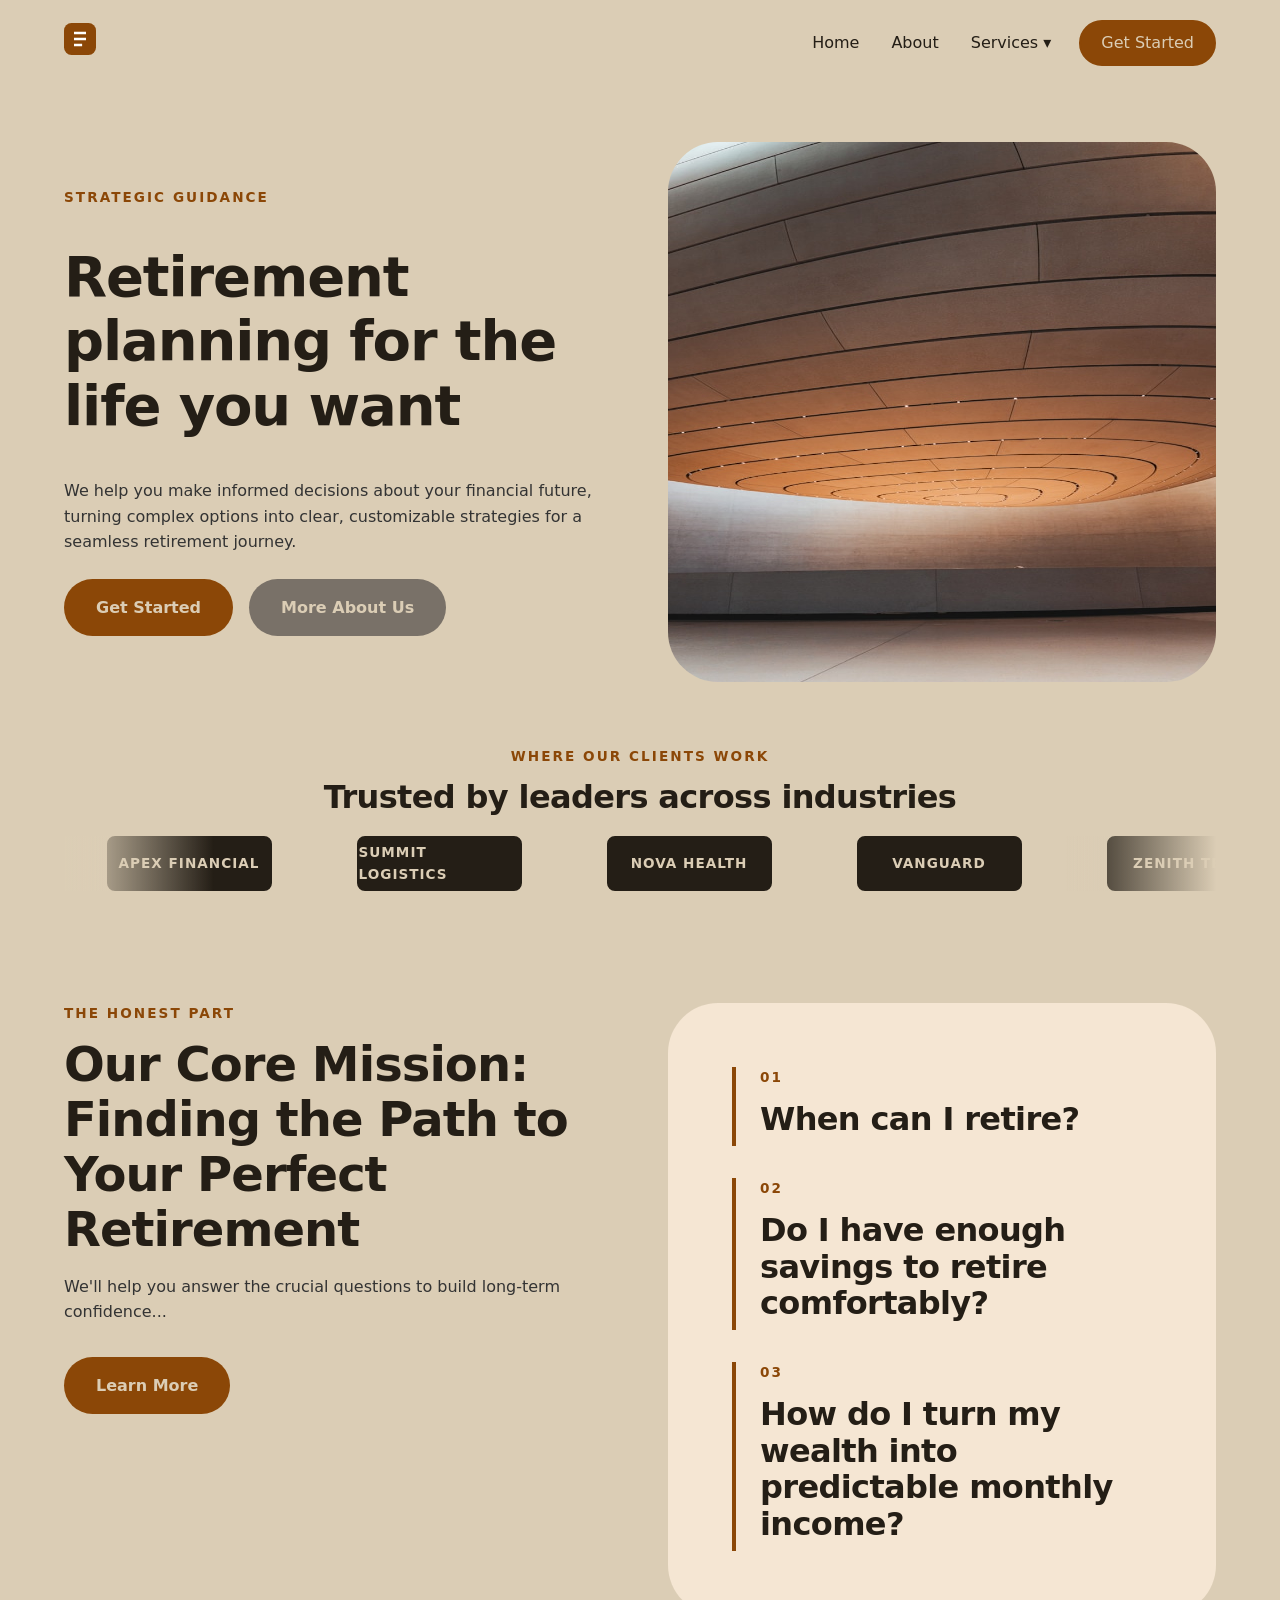
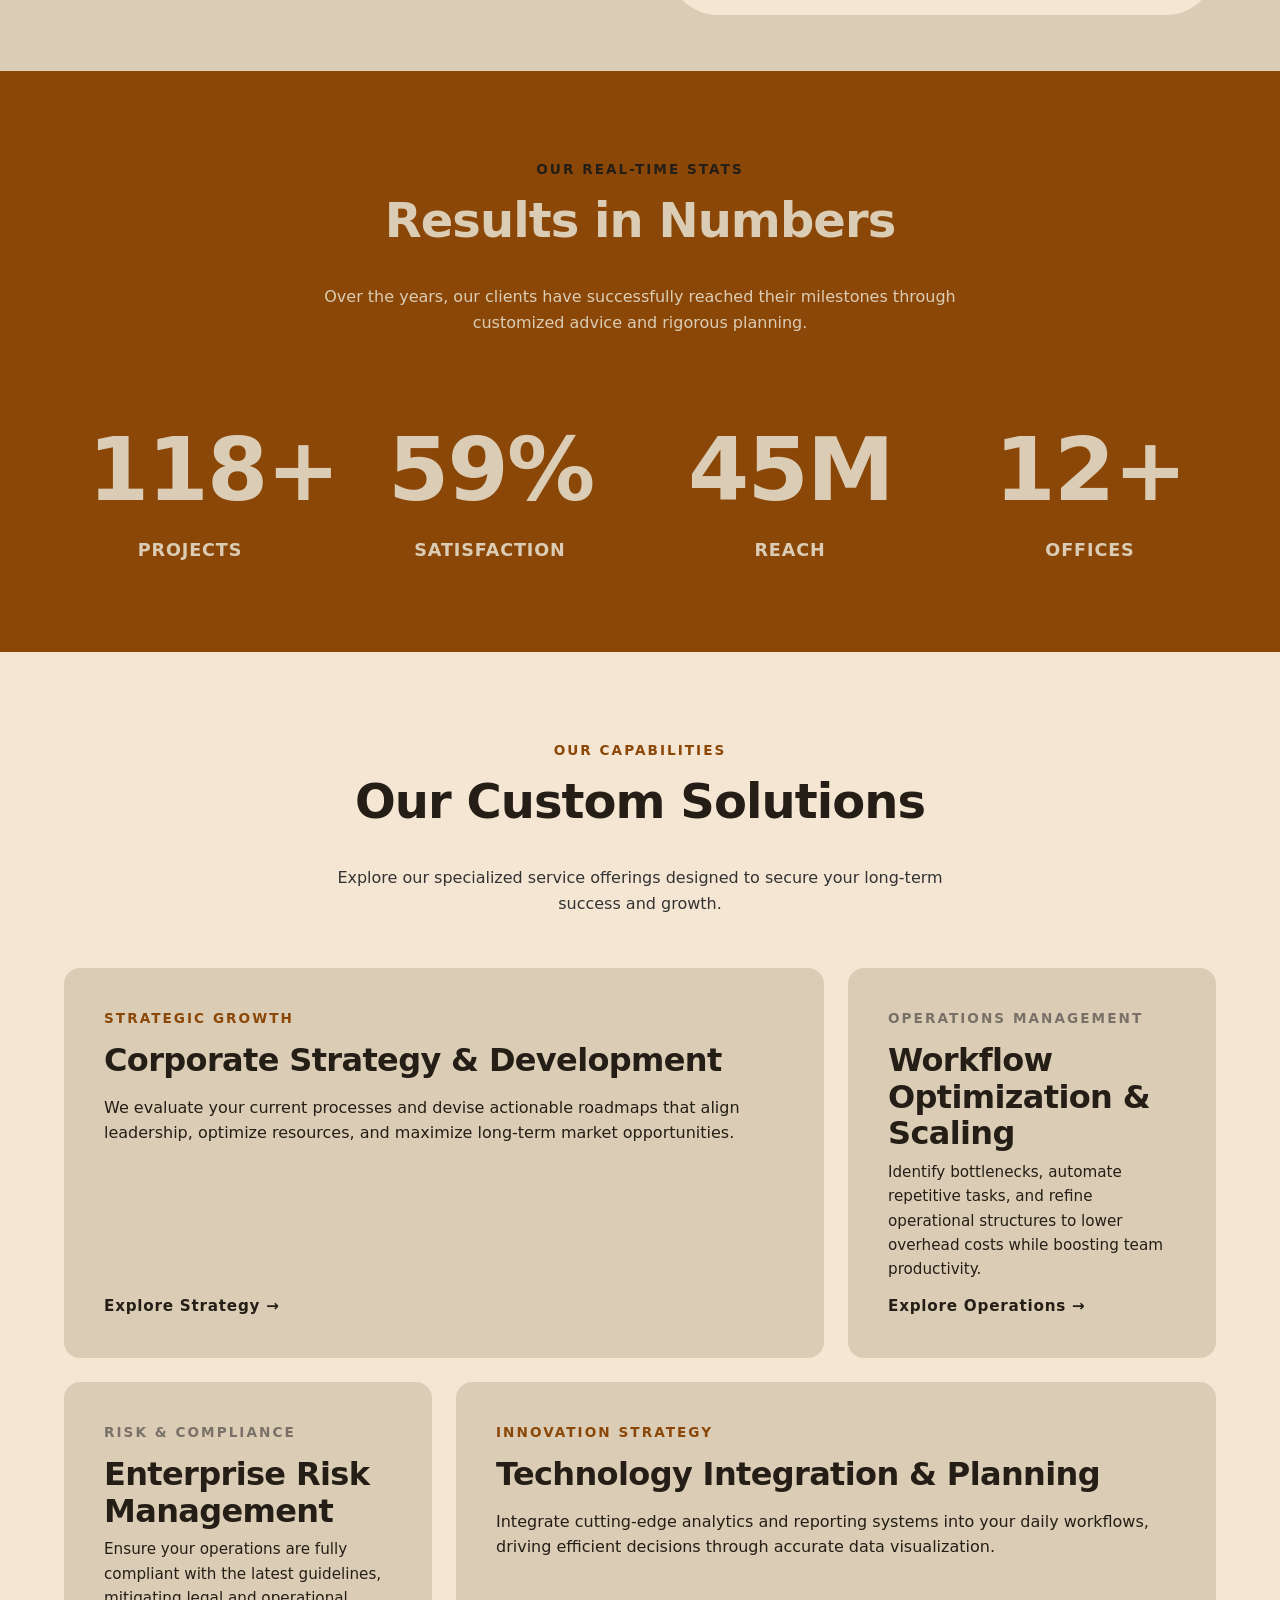
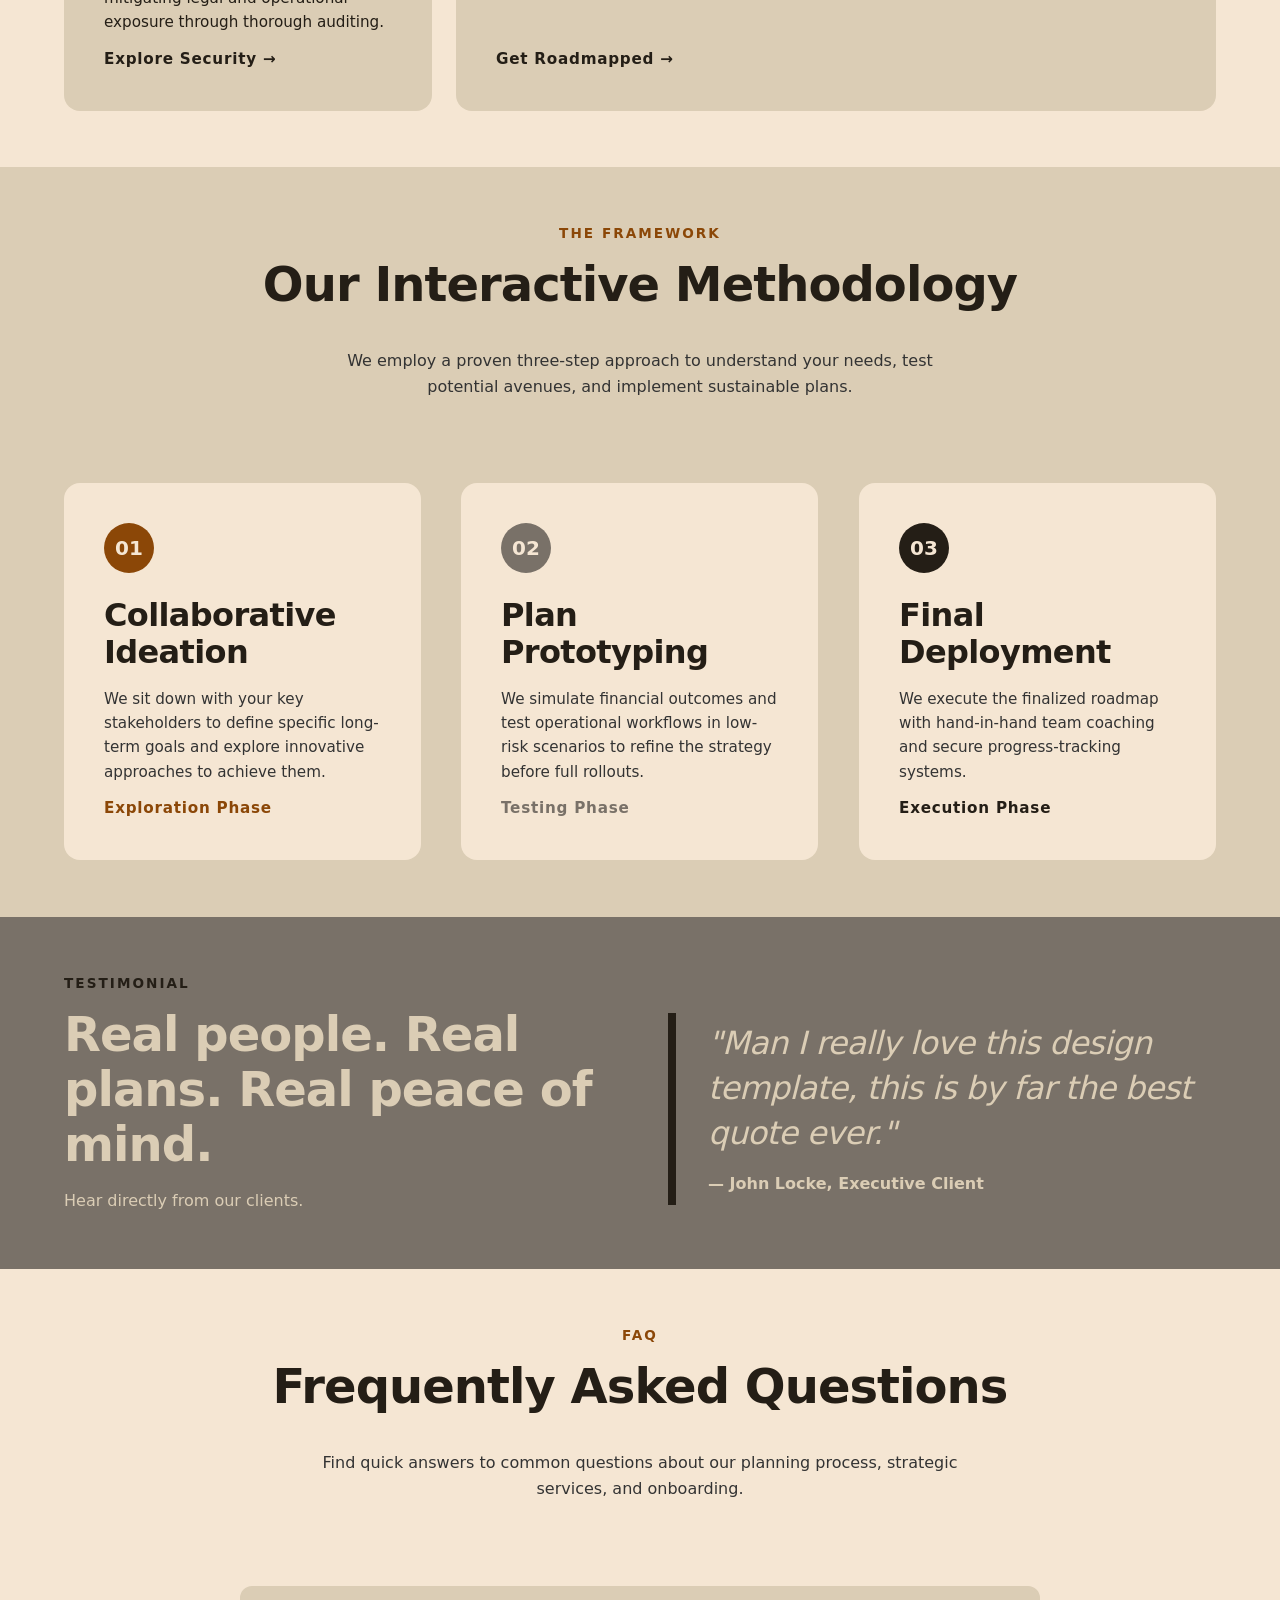
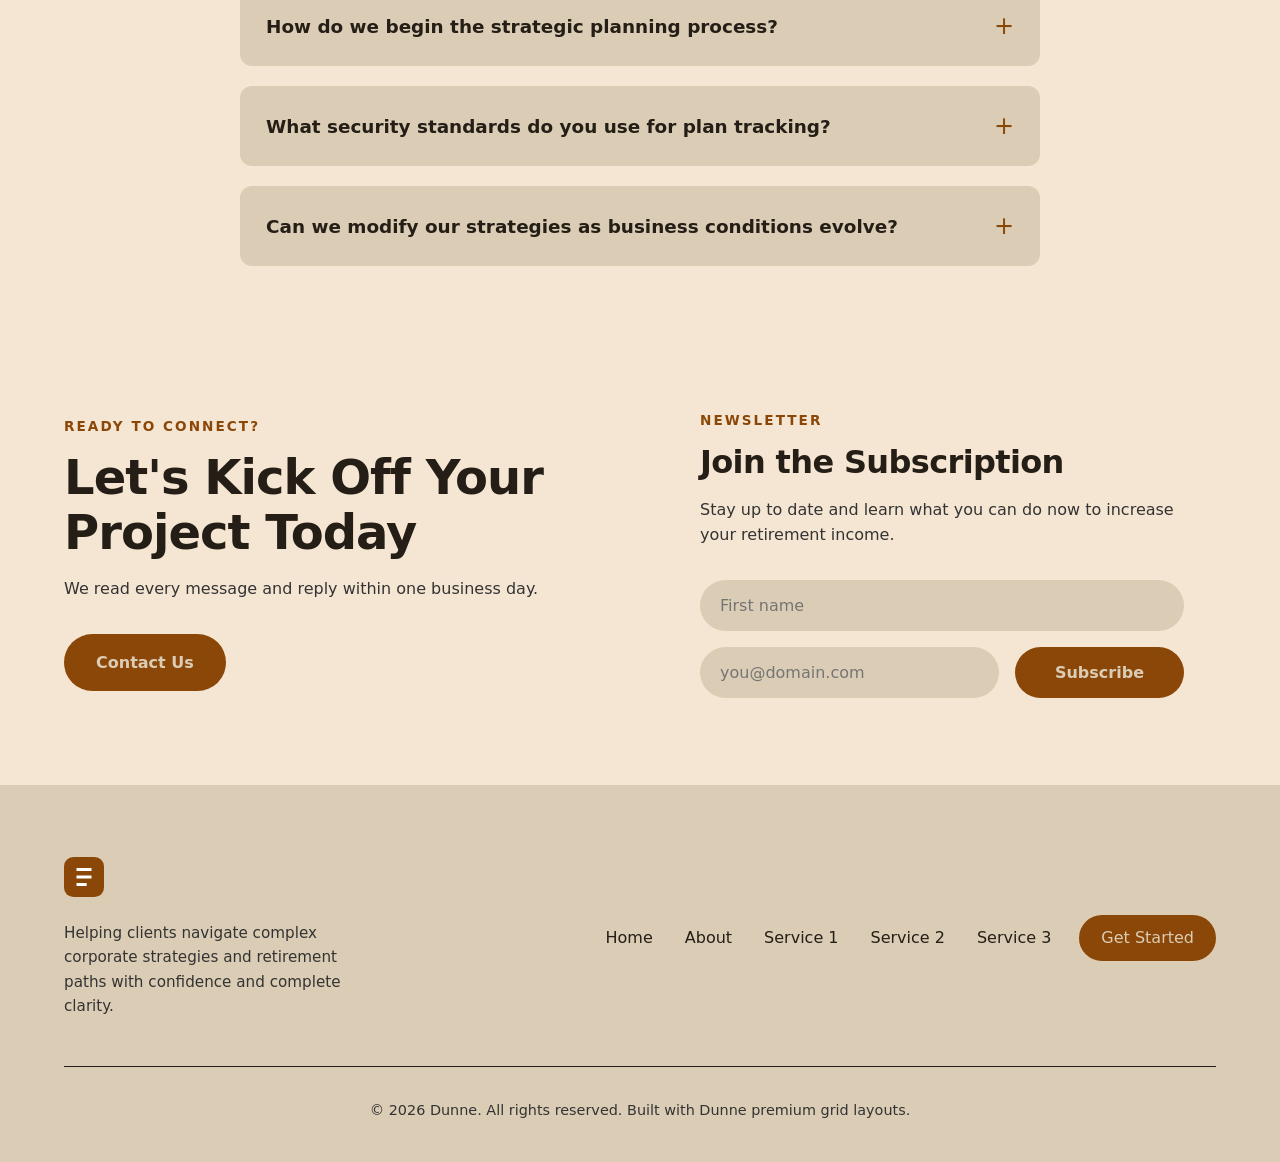
<file: index.html>
<!doctype html>
<html lang="en">
  <head>
    <meta charset="utf-8" />
    <meta http-equiv="X-UA-Compatible" content="IE=edge" />
    <title>Dunne Planning | Premium Financial & Corporate Strategy</title>
    <meta name="description" content="A premium responsive multi-page website template for business clients, styled in vibrant high-contrast colors with scrolling entry animations." />
    <meta name="viewport" content="width=device-width, initial-scale=1" />
    <link rel="stylesheet" href="./css/main.css" />
  </head>
  <body>
    <!-- Navbar (Global Framework Navigation) -->
    <nav class="navbar">
      <div class="nav-content">
        <div class="logo">
          <a href="index.html">
            <svg width="32" height="32" viewBox="0 0 512 512" fill="none" xmlns="http://www.w3.org/2000/svg">
              <rect width="512" height="512" rx="120" fill="var(--main-color)"/>
              <path d="M160 140H352V180H160V140ZM160 236H352V276H160V236ZM160 332H290V372H160V332ZM" fill="white"/>
            </svg>
          </a>
        </div>

        <ul class="nav-links">
          <li class="active"><a href="index.html">Home</a></li>
          <li><a href="about.html">About</a></li>
          <li class="dropdown desktop-only">
            <a href="#" class="drop-btn">Services <span class="arrow">&#9662;</span></a>
            <ul class="dropdown-content">
              <li><a href="service1.html">Corporate Strategy</a></li>
              <li><a href="service2.html">Operations Optimization</a></li>
              <li><a href="service3.html">Digital Scale</a></li>
            </ul>
          </li>
          <li class="mobile-only"><a href="service1.html">Corporate Strategy</a></li>
          <li class="mobile-only"><a href="service2.html">Operations Optimization</a></li>
          <li class="mobile-only"><a href="service3.html">Digital Scale</a></li>
          <li class="active"><a class="button-links nav-action-button" href="contact.html" style="padding: 0.5rem 1.25rem;">Get Started</a></li>
        </ul>

        <div class="hamburger" id="hamburger">
          <span></span>
          <span></span>
          <span></span>
        </div>
      </div>
    </nav>

    <!-- SECTION 1: Dynamic Hero Section -->
    <section class="hero-banner">
      <div class="container">
        <div class="two-grid">
          <div class="hero-content scroll-anim">
            <span class="section-caption">Strategic Guidance</span>
            <h1>Retirement planning for the life you want</h1>
            <p>We help you make informed decisions about your financial future, turning complex options into clear, customizable strategies for a seamless retirement journey.</p>
            <div style="display: flex; gap: 1rem; flex-wrap: wrap;">
              <a class="button-links accent-button" href="contact.html">Get Started</a>
              <a class="button-links secondary-button" href="about.html">More About Us</a>
            </div>
          </div>
          <div class="scroll-anim scroll-delay-2 banner-img">
            <img src="img/architecture.jpg" alt="Architectural Ceiling">
          </div>
        </div>
        
        <div class="center" style="margin-top: 4rem;">
          <span class="section-caption">Where Our Clients Work</span>
          <h3>Trusted by leaders across industries</h3>
        </div>
      </div>
      <div class="carousel-container">
        <div class="carousel-track">
          <div class="slide"><div class="placeholder-logo">Apex Financial</div></div>
          <div class="slide"><div class="placeholder-logo">Summit Logistics</div></div>
          <div class="slide"><div class="placeholder-logo">Nova Health</div></div>
          <div class="slide"><div class="placeholder-logo">Vanguard</div></div>
          <div class="slide"><div class="placeholder-logo">Zenith Tech</div></div>
          <div class="slide"><div class="placeholder-logo">Pinnacle Energy</div></div>
          
          <div class="slide"><div class="placeholder-logo">Apex Financial</div></div>
          <div class="slide"><div class="placeholder-logo">Summit Logistics</div></div>
          <div class="slide"><div class="placeholder-logo">Nova Health</div></div>
          <div class="slide"><div class="placeholder-logo">Vanguard</div></div>
          <div class="slide"><div class="placeholder-logo">Zenith Tech</div></div>
          <div class="slide"><div class="placeholder-logo">Pinnacle Energy</div></div>
          
          <div class="slide"><div class="placeholder-logo">Apex Financial</div></div>
          <div class="slide"><div class="placeholder-logo">Summit Logistics</div></div>
          <div class="slide"><div class="placeholder-logo">Nova Health</div></div>
          <div class="slide"><div class="placeholder-logo">Vanguard</div></div>
          <div class="slide"><div class="placeholder-logo">Zenith Tech</div></div>
          <div class="slide"><div class="placeholder-logo">Pinnacle Energy</div></div>
        </div>
      </div>
    </section>

    <!-- SECTION 3: Split Section with Sticky Left -->
    <section>
      <div class="container">
        <div class="two-grid">
          <div class="left-sticky scroll-anim">
            <span class="section-caption">The Honest Part</span>
            <h2>Our Core Mission: Finding the Path to Your Perfect Retirement</h2>
            <p style="margin-top: 1rem; margin-bottom: 2rem;">We'll help you answer the crucial questions to build long-term confidence...</p>
            <a class="button-links accent-button" href="about.html">Learn More</a>
          </div>
          <div class="neutral-light-grey-card">
            <ul class="vertical-list">
              <li class="scroll-anim scroll-delay-1">
                <span class="section-caption">01</span>
                <h3>When can I retire?</h3>
              </li>
              <li class="scroll-anim scroll-delay-2">
                <span class="section-caption">02</span>
                <h3>Do I have enough savings to retire comfortably?</h3>
              </li>
              <li class="scroll-anim scroll-delay-3">
                <span class="section-caption">03</span>
                <h3>How do I turn my wealth into predictable monthly income?</h3>
              </li>
            </ul>
          </div>
        </div>
      </div>
    </section>

    <!-- SECTION 4: Stylized Main Color Band (Credential + Counter Metrics) -->
    <section class="main-color-section dark-section">
      <div class="container">
        <div class="center scroll-anim" style="margin-bottom: 2rem; margin-top: 2rem;">
          <span class="section-caption" style="color: var(--neutral-dark);">Our Real-time Stats</span>
          <h2>Results in Numbers</h2>
          <p>Over the years, our clients have successfully reached their milestones through customized advice and rigorous planning.</p>
        </div>
        
        <div class="center-figures scroll-anim">
          <div class="vertical-figure">
            <h2><span class="stat-counter" data-target="150">0</span>+</h2>
            <p>Projects</p>
          </div>
          <div class="vertical-figure">
            <h2><span class="stat-counter" data-target="99">0</span>%</h2>
            <p>Satisfaction</p>
          </div>
          <div class="vertical-figure">
            <h2><span class="stat-counter" data-target="45">0</span>M</h2>
            <p>Reach</p>
          </div>
          <div class="vertical-figure">
            <h2><span class="stat-counter" data-target="12">0</span>+</h2>
            <p>Offices</p>
          </div>
        </div>
      </div>
    </section>

    <!-- SECTION 5: Modern Bento Grid Showcase -->
    <section style="background-color: var(--neutral-light-gray);">
      <div class="container">
        <div class="center scroll-anim" style="margin-bottom: 2rem; margin-top: 2rem;">
          <span class="section-caption">Our Capabilities</span>
          <h2>Our Custom Solutions</h2>
          <p>Explore our specialized service offerings designed to secure your long-term success and growth.</p>
        </div>
        
        <div class="bento-grid">
          <a class="bento-card col-span-2 scroll-anim scroll-delay-1" href="service1.html">
            <div>
              <span class="section-caption">Strategic Growth</span>
              <h3>Corporate Strategy & Development</h3>
              <p style="margin-top: 1rem;">We evaluate your current processes and devise actionable roadmaps that align leadership, optimize resources, and maximize long-term market opportunities.</p>
            </div>
            <p class="section-caption-below" style="display: inline-block; font-weight: 700;">Explore Strategy &rarr;</p>
          </a>
          
          <a class="bento-card scroll-anim scroll-delay-2" href="service2.html">
            <div>
              <span class="section-caption-secondary">Operations Management</span>
              <h3>Workflow Optimization & Scaling</h3>
              <p style="margin-top: 0.5rem; font-size: 0.95rem;">Identify bottlenecks, automate repetitive tasks, and refine operational structures to lower overhead costs while boosting team productivity.</p>
            </div>
            <p class="section-caption-below" style="color: var(--secondary-color); font-weight: 700;">Explore Operations &rarr;</p>
          </a>

          <a class="bento-card scroll-anim scroll-delay-3" href="service3.html">
            <div>
              <span class="section-caption-secondary">Risk & Compliance</span>
              <h3>Enterprise Risk Management</h3>
              <p style="margin-top: 0.5rem; font-size: 0.95rem;">Ensure your operations are fully compliant with the latest guidelines, mitigating legal and operational exposure through thorough auditing.</p>
            </div>
            <p class="section-caption-below" style="color: var(--secondary-color); font-weight: 700;">Explore Security &rarr;</p>
          </a>

          <div class="bento-card col-span-2 scroll-anim scroll-delay-4">
            <div>
              <span class="section-caption">Innovation Strategy</span>
              <h3>Technology Integration & Planning</h3>
              <p style="margin-top: 1rem;">Integrate cutting-edge analytics and reporting systems into your daily workflows, driving efficient decisions through accurate data visualization.</p>
            </div>
            <p class="section-caption-below" style="display: inline-block; font-weight: 700; color: inherit;">Get Roadmapped &rarr;</p>
          </div>
        </div>
      </div>
    </section>

    <!-- SECTION 6: Three-Column Card Matrix with Stylized Captions -->
    <section>
      <div class="container">
        <div class="center scroll-anim" style="margin-bottom: 4rem;">
          <span class="section-caption">The Framework</span>
          <h2>Our Interactive Methodology</h2>
          <p>We employ a proven three-step approach to understand your needs, test potential avenues, and implement sustainable plans.</p>
        </div>

        <div class="three-grid">
          <div class="scroll-anim scroll-delay-1 light-grey-bg" style="padding: 2.5rem; border-radius: 16px;">
            <div style="background-color: var(--main-color); width: 50px; height: 50px; border-radius: 50%; display: flex; align-items: center; justify-content: center; margin-bottom: 1.5rem;">
              <span style="color: var(--neutral-light-gray); font-weight: 800; font-size: 1.25rem;">01</span>
            </div>
            <h3>Collaborative Ideation</h3>
            <p style="margin-top: 1rem; font-size: 0.95rem;">We sit down with your key stakeholders to define specific long-term goals and explore innovative approaches to achieve them.</p>
            <div><span class="section-caption-below">Exploration Phase</span></div>
          </div>

          <div class="scroll-anim scroll-delay-2 light-grey-bg" style="padding: 2.5rem; border-radius: 16px;">
            <div style="background-color: var(--secondary-color); width: 50px; height: 50px; border-radius: 50%; display: flex; align-items: center; justify-content: center; margin-bottom: 1.5rem;">
              <span style="color: var(--neutral-light-gray); font-weight: 800; font-size: 1.25rem;">02</span>
            </div>
            <h3>Plan Prototyping</h3>
            <p style="margin-top: 1rem; font-size: 0.95rem;">We simulate financial outcomes and test operational workflows in low-risk scenarios to refine the strategy before full rollouts.</p>
            <div><span class="section-caption-below" style="color: var(--secondary-color);">Testing Phase</span></div>
          </div>

          <div class="scroll-anim scroll-delay-3 light-grey-bg" style="padding: 2.5rem; border-radius: 16px;">
            <div style="background-color: var(--neutral-dark); width: 50px; height: 50px; border-radius: 50%; display: flex; align-items: center; justify-content: center; margin-bottom: 1.5rem;">
              <span style="color: var(--neutral-light-gray); font-weight: 800; font-size: 1.25rem;">03</span>
            </div>
            <h3>Final Deployment</h3>
            <p style="margin-top: 1rem; font-size: 0.95rem;">We execute the finalized roadmap with hand-in-hand team coaching and secure progress-tracking systems.</p>
            <div><span class="section-caption-below" style="color: var(--neutral-dark);">Execution Phase</span></div>
          </div>
        </div>
      </div>
    </section>

    <!-- SECTION 7: Immersive Secondary Color Band (Customer Testimony) -->
    <section class="secondary-color-section dark-section">
      <div class="container">
        <div class="two-grid">
          <div class="scroll-anim">
            <span class="section-caption" style="color: var(--neutral-dark);">Testimonial</span>
            <h2>Real people. Real plans. Real peace of mind.</h2>
            <p style="margin-top: 1rem;">Hear directly from our clients.</p>
          </div>
          <div class="testimony-div scroll-anim scroll-delay-2" style="border-left-color: var(--neutral-dark);">
            <h3>"Man I really love this design template, this is by far the best quote ever."</h3>            
            <p style="color: var(--neutral-dark);">— John Locke, Executive Client</p>
          </div>
        </div>
      </div>
    </section>

    <!-- SECTION 8: Interactive FAQ Accordion -->
    <section style="background-color: var(--neutral-light-gray);">
      <div class="container">
        <div class="center scroll-anim" style="margin-bottom: 4rem;">
          <span class="section-caption">FAQ</span>
          <h2>Frequently Asked Questions</h2>
          <p>Find quick answers to common questions about our planning process, strategic services, and onboarding.</p>
        </div>

        <div class="faq-container scroll-anim">
          <div class="faq-item">
            <button class="faq-question">
              How do we begin the strategic planning process?
              <span class="faq-icon">+</span>
            </button>
            <div class="faq-answer">
              <p>We start with an initial consultation call to understand your objectives and map out a tailored proposal outlining our timeline, milestones, and expected costs.</p>
            </div>
          </div>

          <div class="faq-item">
            <button class="faq-question">
              What security standards do you use for plan tracking?
              <span class="faq-icon">+</span>
            </button>
            <div class="faq-answer">
              <p>We utilize encrypted databases and multi-factor authentication systems to guarantee that your strategic roadmaps and personal client data remain fully secure.</p>
            </div>
          </div>

          <div class="faq-item">
            <button class="faq-question">
              Can we modify our strategies as business conditions evolve?
              <span class="faq-icon">+</span>
            </button>
            <div class="faq-answer">
              <p>Absolutely. Our plans are built with agility in mind, enabling us to conduct quarterly operational reviews and adjust targets whenever conditions shift.</p>
            </div>
          </div>
        </div>
      </div>
    </section>

    <!-- SECTION 9: Dynamic CTA Block -->
     <section style="background-color: var(--neutral-light-gray);">
      <div class="container ">
        <div class="two-grid">
        <div class="scroll-anim" style="max-width: 800px; margin: 0 auto;">
          <span class="section-caption">Ready to connect?</span>
          <h2>Let's Kick Off Your Project Today</h2>
          <p>We read every message and reply within one business day.</p>
          <div style="margin-top: 2rem;">
            <a class="button-links accent-button" href="contact.html">Contact Us</a>
          </div>
        </div>
        <div class="scroll-anim light-grey-bg card" style="max-width: 650px; margin: 0 auto;">
          <span class="section-caption">Newsletter</span>
          <h3>Join the Subscription</h3>
          <p style="margin-bottom: 2rem;">Stay up to date and learn what you can do now to increase your retirement income.</p>
          <form class="scroll-anim scroll-delay-2" style="width: 100%; display: flex; gap: 1rem; flex-wrap: wrap; justify-content: center;">
            <input type="fname" placeholder="First name" required style="flex: 1; min-width: 280px; padding: 1rem 1.25rem; border: none; border-radius: 50px; font-size: 1rem; color: var(--neutral-dark); background-color: var(--neutral-light); outline: none; transition: border-color var(--transition-speed);" />

            <input type="email" placeholder="you@domain.com" required style="flex: 1; min-width: 280px; padding: 1rem 1.25rem; border: none; border-radius: 50px; font-size: 1rem; color: var(--neutral-dark); background-color: var(--neutral-light); outline: none; transition: border-color var(--transition-speed);" />
            <button type="submit" class="button-links accent-button" style="padding: 1rem 2.5rem; border-radius: 50px; border: none; white-space: nowrap;">Subscribe</button>
          </form>
        </div>
        
      </div>
      </div>
    </section>

    <!-- 
    <section>
      <div class="container">
        <div class="center scroll-anim" style="max-width: 800px; margin: 0 auto;">
          <span class="section-caption">Ready?</span>
          <h2>Let's Kick Off Your Project Today</h2>
          <p>We read every message and reply within one business day.</p>
          <div style="margin-top: 2rem;">
            <a class="button-links accent-button" href="contact.html">Contact Us</a>
          </div>
        </div>
      </div>
    </section>-->

    <!-- SECTION: Newsletter Subscription -->

<!--
    <section class="newsletter-section" style="background-color: var(--neutral-light-gray); border-top: 1px solid var(--border-color); border-bottom: 1px solid var(--border-color); padding: 4.5rem 5%;">
      <div class="container">
        <div class="center scroll-anim" style="max-width: 650px; margin: 0 auto;">
          <span class="section-caption">Lorem Newsletter</span>
          <h2>Lorem Ipsum Subscription</h2>
          <p style="margin-bottom: 2rem;">Lorem ipsum dolor sit amet, consectetur adipiscing elit. Sed do eiusmod tempor incididunt ut labore.</p>
          <form class="scroll-anim scroll-delay-2" style="width: 100%; display: flex; gap: 1rem; flex-wrap: wrap; justify-content: center;">
            <input type="email" placeholder="your@email.com" required style="flex: 1; min-width: 280px; padding: 1rem 1.25rem; border: none; border-radius: 50px; font-size: 1rem; color: var(--neutral-dark); background-color: var(--neutral-light); outline: none; transition: border-color var(--transition-speed);" />
            <button type="submit" class="button-links accent-button" style="padding: 1rem 2.5rem; border-radius: 50px; border: none; white-space: nowrap;">Lorem Subscribe</button>
          </form>
        </div>
      </div>
    </section>

  -->

    <!-- Footer (Global Static Footer) -->
    <footer class="light-footer">
      <div class="footer-content">
        <div class="logo">
          <a href="index.html">
            <svg width="40" height="40" viewBox="0 0 512 512" fill="none" xmlns="http://www.w3.org/2000/svg">
              <rect width="512" height="512" rx="120" fill="var(--main-color)"/>
              <path d="M160 140H352V180H160V140ZM160 236H352V276H160V236ZM160 332H290V372H160V332Z" fill="white"/>
            </svg>
          </a>
          <p style="margin-top: 1rem; font-size: 0.95rem; max-width: 300px;">Helping clients navigate complex corporate strategies and retirement paths with confidence and complete clarity.</p>
        </div>
        <ul class="nav-links">
          <li><a href="index.html">Home</a></li>
          <li><a href="about.html">About</a></li>
          <li><a href="service1.html">Service 1</a></li>
          <li><a href="service2.html">Service 2</a></li>
          <li><a href="service3.html">Service 3</a></li>
          <li><a class="button-links nav-action-button" href="contact.html" style="padding: 0.5rem 1.25rem;">Get Started</a></li>
        </ul>
      </div>
      <div class="container">
        <p class="copyright">&copy; 2026 Dunne. All rights reserved. Built with Dunne premium grid layouts.</p>
      </div>
    </footer>

    <script type="module" src="./js/index.js"></script>
  </body>
</html>
</file>
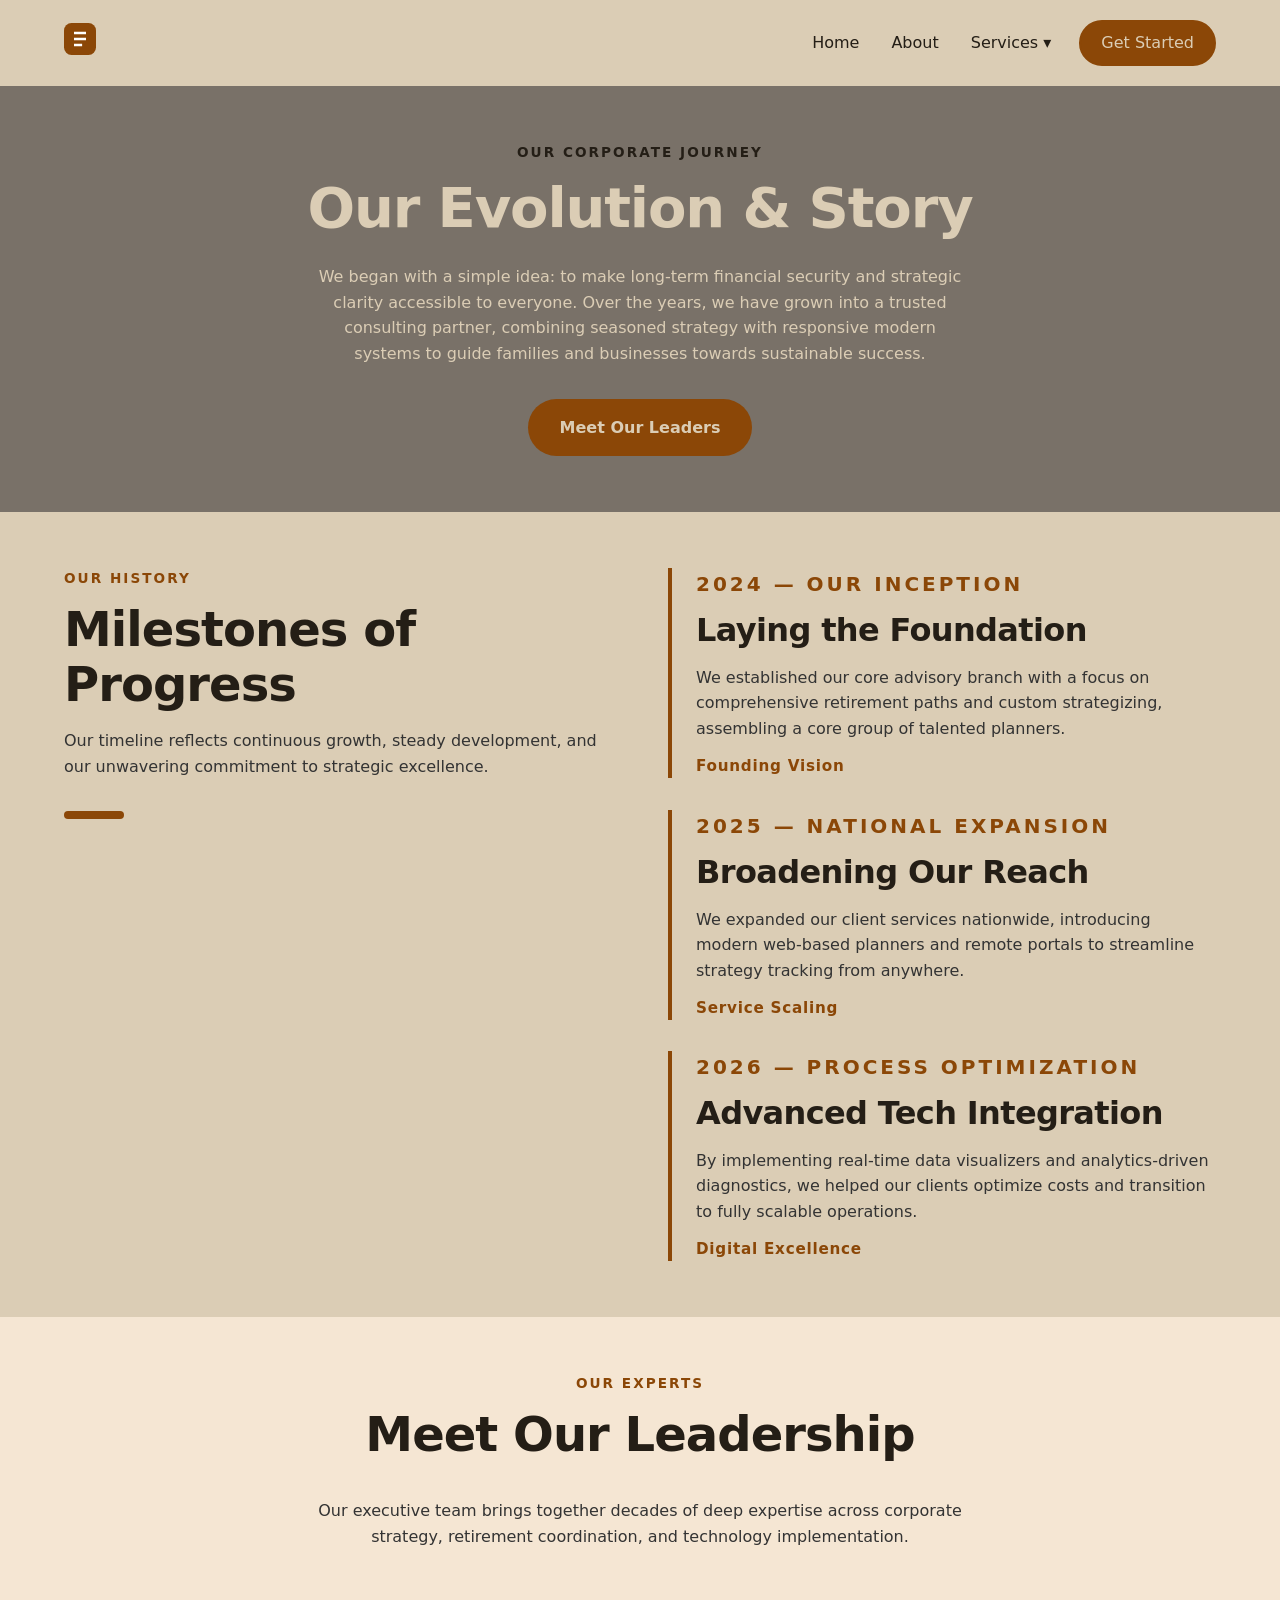
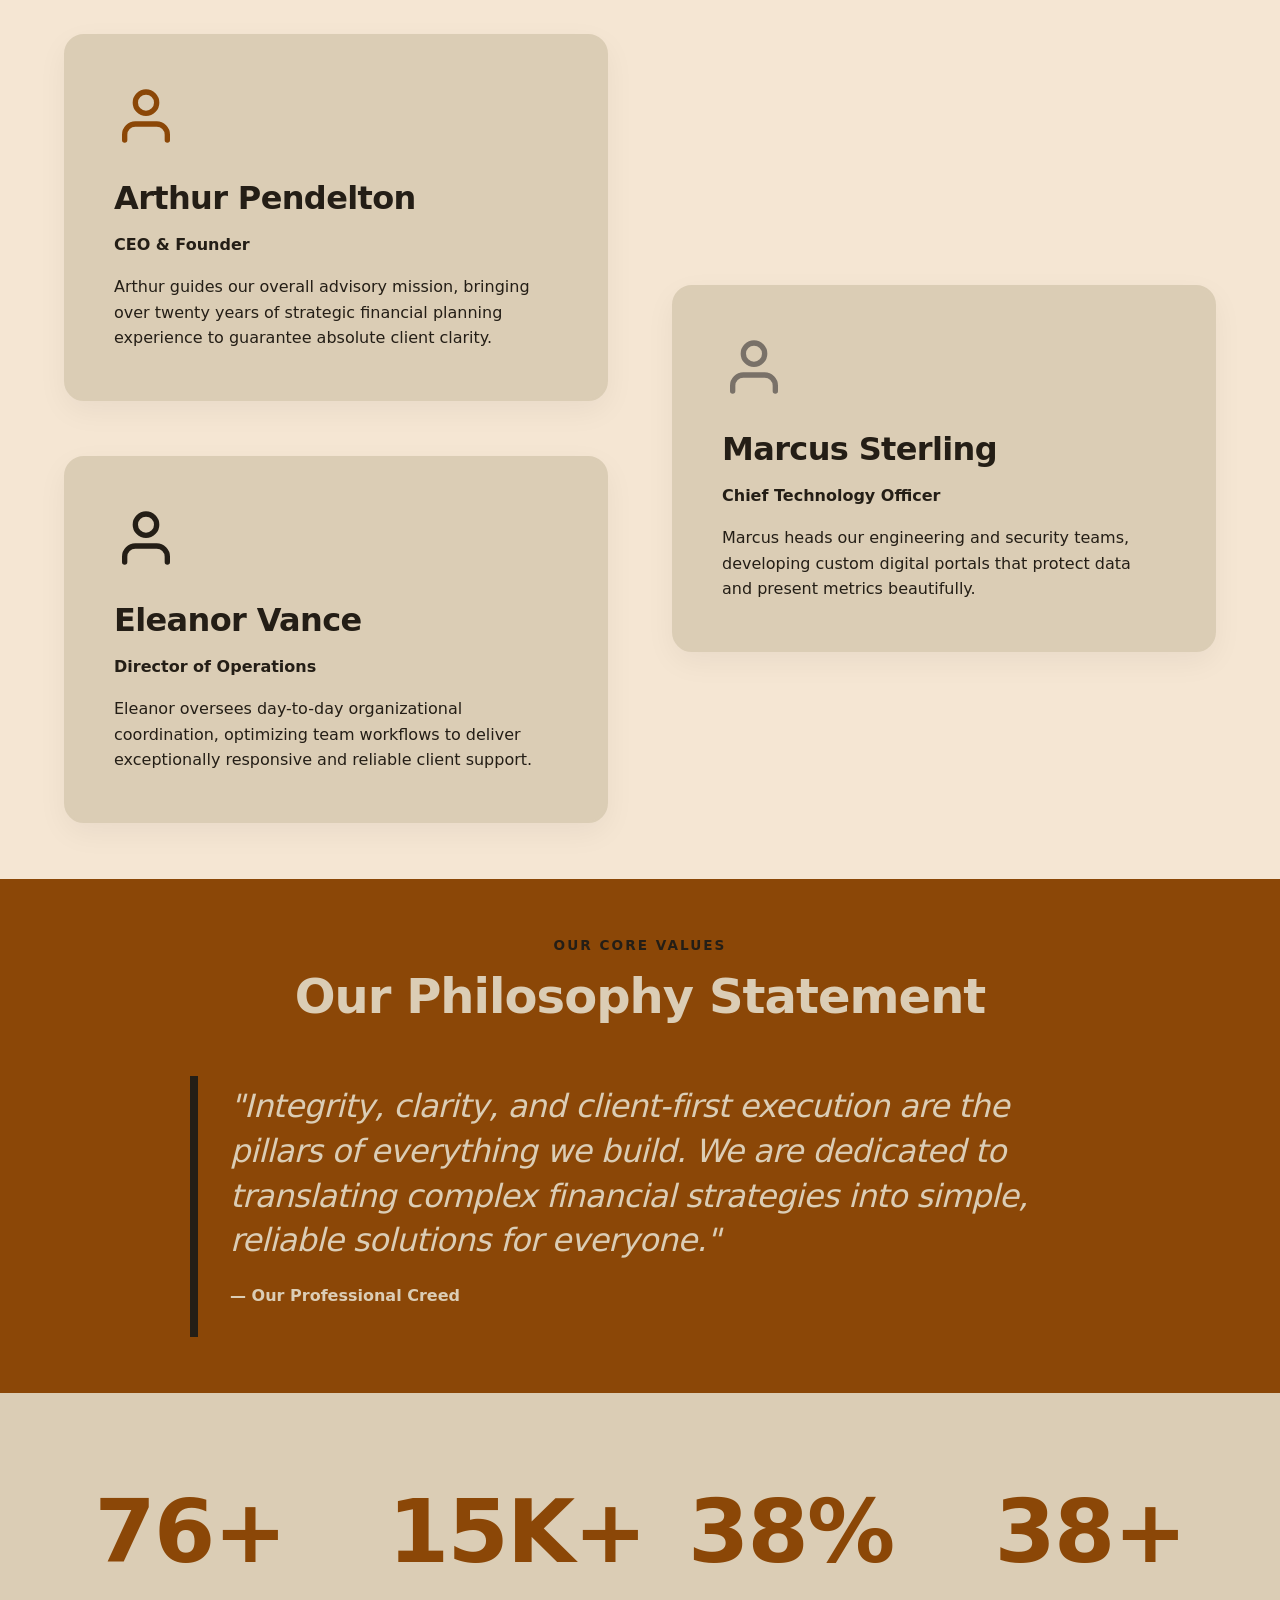
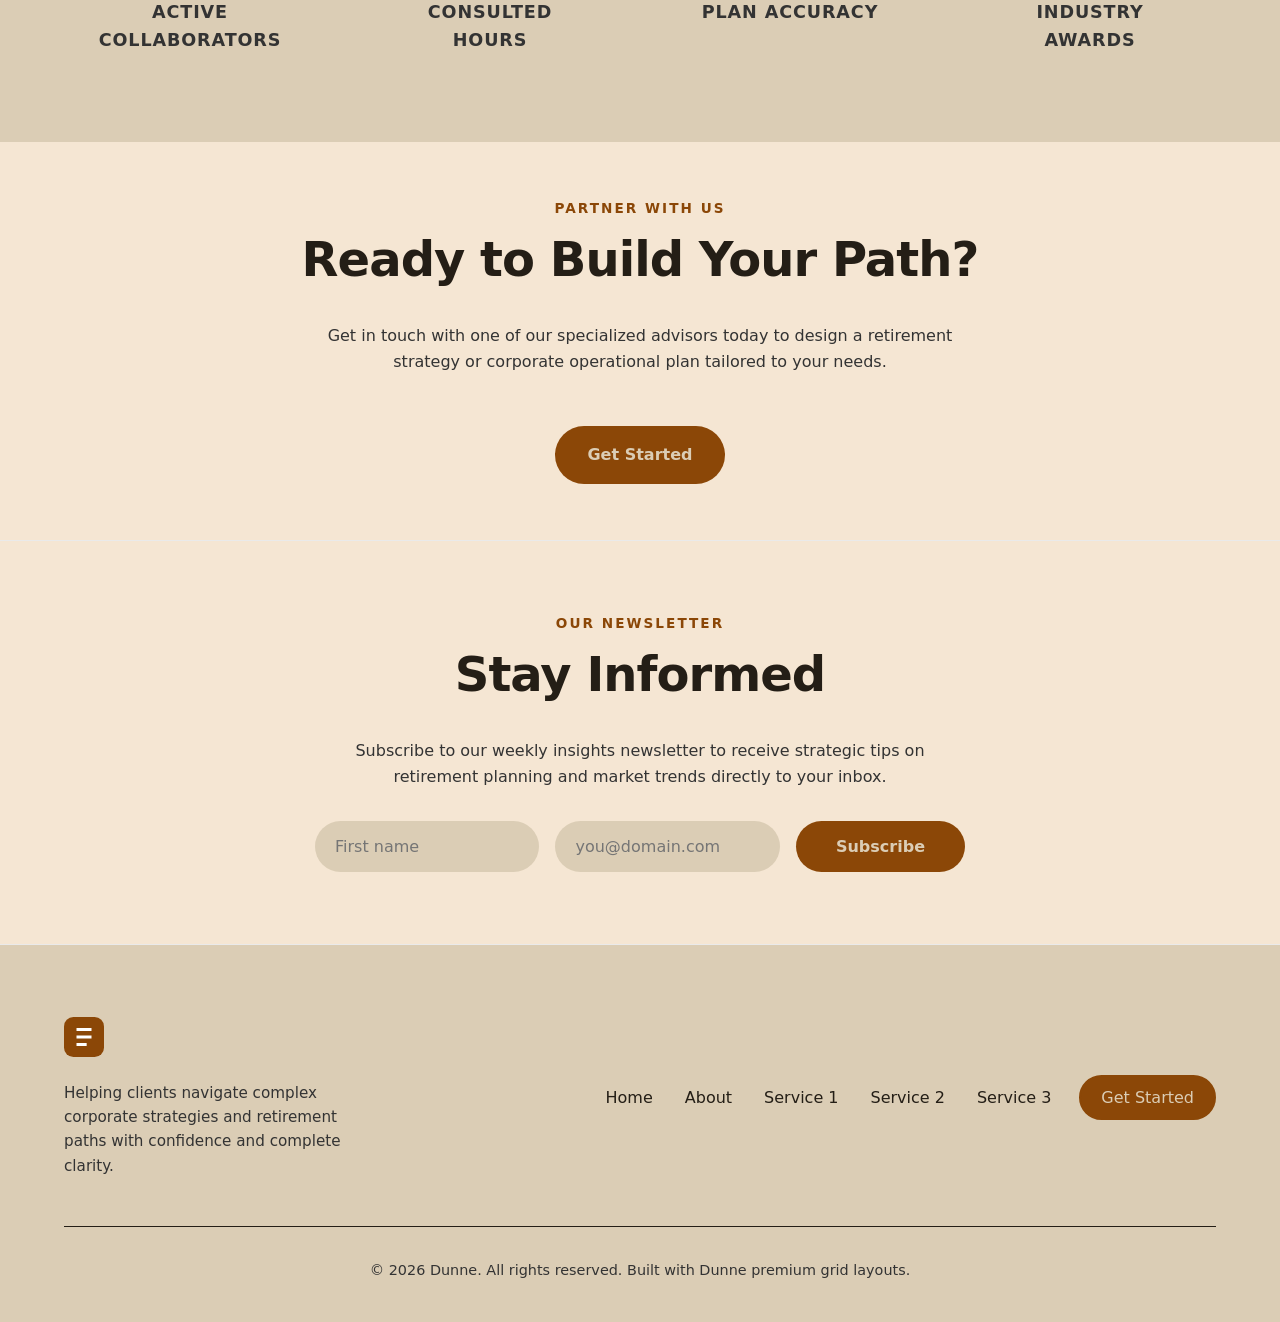
<file: about.html>
<!doctype html>
<html lang="en">
  <head>
    <meta charset="utf-8" />
    <meta http-equiv="X-UA-Compatible" content="IE=edge" />
    <title>Our Story | Dunne Planning</title>
    <meta name="description" content="Learn about our journey, meet our asymmetric leadership team, and discover the core values driving our innovation." />
    <meta name="viewport" content="width=device-width, initial-scale=1" />
    <link rel="stylesheet" href="./css/main.css" />
  </head>
  <body>
    <!-- Navbar (Global Framework Navigation) -->
    <nav class="navbar">
      <div class="nav-content">
        <div class="logo">
          <a href="index.html">
            <svg width="32" height="32" viewBox="0 0 512 512" fill="none" xmlns="http://www.w3.org/2000/svg">
              <rect width="512" height="512" rx="120" fill="var(--main-color)"/>
              <path d="M160 140H352V180H160V140ZM160 236H352V276H160V236ZM160 332H290V372H160V332ZM" fill="white"/>
            </svg>
          </a>
        </div>

        <ul class="nav-links">
          <li><a href="index.html">Home</a></li>
          <li class="active"><a href="about.html">About</a></li>
          <li class="dropdown desktop-only">
            <a href="#" class="drop-btn">Services <span class="arrow">&#9662;</span></a>
            <ul class="dropdown-content">
              <li><a href="service1.html">Corporate Strategy</a></li>
              <li><a href="service2.html">Operations Optimization</a></li>
              <li><a href="service3.html">Digital Scale</a></li>
            </ul>
          </li>
          <li class="mobile-only"><a href="service1.html">Corporate Strategy</a></li>
          <li class="mobile-only"><a href="service2.html">Operations Optimization</a></li>
          <li class="mobile-only"><a href="service3.html">Digital Scale</a></li>
          <li><a class="button-links nav-action-button" href="contact.html" style="padding: 0.5rem 1.25rem;">Get Started</a></li>
        </ul>

        <div class="hamburger" id="hamburger">
          <span></span>
          <span></span>
          <span></span>
        </div>
      </div>
    </nav>

    <!-- SECTION 1: Centered Brand Hero -->
    <section class="about-hero-center secondary-color-section dark-section">
      <div class="container">
        <div class="center scroll-anim" style="max-width: 900px; margin: 0 auto;">
          <span class="section-caption" style="color: var(--neutral-dark);">Our Corporate Journey</span>
          <h1>Our Evolution &amp; Story</h1>
          <p style="margin-top: 1.5rem; margin-bottom: 2rem;">We began with a simple idea: to make long-term financial security and strategic clarity accessible to everyone. Over the years, we have grown into a trusted consulting partner, combining seasoned strategy with responsive modern systems to guide families and businesses towards sustainable success.</p>
          <a class="button-links accent-button" href="#leadership">Meet Our Leaders</a>
        </div>
      </div>
    </section>

    <!-- SECTION 2: Sticky Column Timeline Story -->
    <section>
      <div class="container">
        <div class="two-grid">
          <div class="left-sticky scroll-anim">
            <span class="section-caption">Our History</span>
            <h2>Milestones of Progress</h2>
            <p style="margin-top: 1rem; margin-bottom: 2rem;">Our timeline reflects continuous growth, steady development, and our unwavering commitment to strategic excellence.</p>
            <div style="background-color: var(--main-color); height: 8px; width: 60px; border-radius: 4px;"></div>
          </div>
          <div>
            <ul class="vertical-list">
              <li class="scroll-anim scroll-delay-1">
                <span class="section-caption" style="font-size: 1.25rem;">2024 &mdash; Our Inception</span>
                <h3>Laying the Foundation</h3>
                <p>We established our core advisory branch with a focus on comprehensive retirement paths and custom strategizing, assembling a core group of talented planners.</p>
                <span class="section-caption-below">Founding Vision</span>
              </li>
              <li class="scroll-anim scroll-delay-2">
                <span class="section-caption" style="font-size: 1.25rem;">2025 &mdash; National Expansion</span>
                <h3>Broadening Our Reach</h3>
                <p>We expanded our client services nationwide, introducing modern web-based planners and remote portals to streamline strategy tracking from anywhere.</p>
                <span class="section-caption-below">Service Scaling</span>
              </li>
              <li class="scroll-anim scroll-delay-3">
                <span class="section-caption" style="font-size: 1.25rem;">2026 &mdash; Process Optimization</span>
                <h3>Advanced Tech Integration</h3>
                <p>By implementing real-time data visualizers and analytics-driven diagnostics, we helped our clients optimize costs and transition to fully scalable operations.</p>
                <span class="section-caption-below">Digital Excellence</span>
              </li>
            </ul>
          </div>
        </div>
      </div>
    </section>

    <!-- SECTION 3: Asymmetric Team Leadership Grid -->
    <section id="leadership" style="background-color: var(--neutral-light-gray);">
      <div class="container">
        <div class="center scroll-anim" style="margin-bottom: 4rem;">
          <span class="section-caption">Our Experts</span>
          <h2>Meet Our Leadership</h2>
          <p>Our executive team brings together decades of deep expertise across corporate strategy, retirement coordination, and technology implementation.</p>
        </div>

        <div class="team-grid-asymmetric">
          <div class="left-col">
            <div class="leader-card scroll-anim scroll-delay-1">
              <svg xmlns="http://www.w3.org/2000/svg" width="64" height="64" viewBox="0 0 24 24" fill="none" stroke="var(--main-color)" stroke-width="2" stroke-linecap="round" stroke-linejoin="round" style="margin-bottom: 1.5rem;">
                <path d="M20 21v-2a4 4 0 0 0-4-4H8a4 4 0 0 0-4 4v2"></path>
                <circle cx="12" cy="7" r="4"></circle>
              </svg>
              <h3>Arthur Pendelton</h3>
              <p class="leader-title">CEO &amp; Founder</p>
              <p class="leader-bio">Arthur guides our overall advisory mission, bringing over twenty years of strategic financial planning experience to guarantee absolute client clarity.</p>
            </div>

            <div class="leader-card scroll-anim scroll-delay-3">
              <svg xmlns="http://www.w3.org/2000/svg" width="64" height="64" viewBox="0 0 24 24" fill="none" stroke="var(--neutral-dark)" stroke-width="2" stroke-linecap="round" stroke-linejoin="round" style="margin-bottom: 1.5rem;">
                <path d="M20 21v-2a4 4 0 0 0-4-4H8a4 4 0 0 0-4 4v2"></path>
                <circle cx="12" cy="7" r="4"></circle>
              </svg>
              <h3>Eleanor Vance</h3>
              <p class="leader-title">Director of Operations</p>
              <p class="leader-bio">Eleanor oversees day-to-day organizational coordination, optimizing team workflows to deliver exceptionally responsive and reliable client support.</p>
            </div>
          </div>

          <div class="right-col">
            <div class="leader-card scroll-anim scroll-delay-2">
              <svg xmlns="http://www.w3.org/2000/svg" width="64" height="64" viewBox="0 0 24 24" fill="none" stroke="var(--secondary-color)" stroke-width="2" stroke-linecap="round" stroke-linejoin="round" style="margin-bottom: 1.5rem;">
                <path d="M20 21v-2a4 4 0 0 0-4-4H8a4 4 0 0 0-4 4v2"></path>
                <circle cx="12" cy="7" r="4"></circle>
              </svg>
              <h3>Marcus Sterling</h3>
              <p class="leader-title">Chief Technology Officer</p>
              <p class="leader-bio">Marcus heads our engineering and security teams, developing custom digital portals that protect data and present metrics beautifully.</p>
            </div>
          </div>
        </div>
      </div>
    </section>

    <!-- SECTION 4: Immersive Philosophy Quote Band -->
    <section class="main-color-section dark-section">
      <div class="container">
        <div class="center scroll-anim" style="max-width: 900px; margin: 0 auto;">
          <span class="section-caption" style="color: var(--neutral-dark);">Our Core Values</span>
          <h2>Our Philosophy Statement</h2>
          <div class="testimony-div scroll-anim scroll-delay-2" style="border-left-color: var(--neutral-dark); text-align: left;">
            <h3>"Integrity, clarity, and client-first execution are the pillars of everything we build. We are dedicated to translating complex financial strategies into simple, reliable solutions for everyone."</h3>
            <p style="color: var(--neutral-dark);">&mdash; Our Professional Creed</p>
          </div>
        </div>
      </div>
    </section>

    <!-- SECTION 5: Numeric Stat Callouts -->
    <section>
      <div class="container">
        <div class="center-figures scroll-anim">
          <div class="vertical-figure">
            <h2><span class="stat-counter" data-target="240">0</span>+</h2>
            <p>Active Collaborators</p>
          </div>
          <div class="vertical-figure">
            <h2><span class="stat-counter" data-target="15">0</span>K+</h2>
            <p>Consulted Hours</p>
          </div>
          <div class="vertical-figure">
            <h2><span class="stat-counter" data-target="98">0</span>%</h2>
            <p>Plan Accuracy</p>
          </div>
          <div class="vertical-figure">
            <h2><span class="stat-counter" data-target="50">0</span>+</h2>
            <p>Industry Awards</p>
          </div>
        </div>
      </div>
    </section>

    <!-- SECTION 6: Ultimate Dynamic CTA Block -->
    <section style="background-color: var(--neutral-light-gray);">
      <div class="container">
        <div class="center scroll-anim">
          <span class="section-caption">Partner With Us</span>
          <h2>Ready to Build Your Path?</h2>
          <p>Get in touch with one of our specialized advisors today to design a retirement strategy or corporate operational plan tailored to your needs.</p>
          <div style="margin-top: 2rem;">
            <a class="button-links accent-button" href="contact.html">Get Started</a>
          </div>
        </div>
      </div>
    </section>

    <!-- SECTION: Newsletter Subscription -->
    <section class="newsletter-section" style="background-color: var(--neutral-light-gray); border-top: 1px solid var(--border-color); border-bottom: 1px solid var(--border-color); padding: 4.5rem 5%;">
      <div class="container">
        <div class="center scroll-anim" style="max-width: 650px; margin: 0 auto;">
          <span class="section-caption">Our Newsletter</span>
          <h2>Stay Informed</h2>
          <p style="margin-bottom: 2rem;">Subscribe to our weekly insights newsletter to receive strategic tips on retirement planning and market trends directly to your inbox.</p>
          <form class="scroll-anim scroll-delay-2" style="width: 100%; display: flex; gap: 1rem; flex-wrap: wrap; justify-content: center;">
              <input type="text" placeholder="First name" required style="flex: 1; min-width: 180px; padding: 1rem 1.25rem; border: none; border-radius: 50px; font-size: 1rem; color: var(--neutral-dark); background-color: var(--neutral-light); outline: none; transition: border-color var(--transition-speed);" />
              <input type="email" placeholder="you@domain.com" required style="flex: 1; min-width: 180px; padding: 1rem 1.25rem; border: none; border-radius: 50px; font-size: 1rem; color: var(--neutral-dark); background-color: var(--neutral-light); outline: none; transition: border-color var(--transition-speed);" />
              <button type="submit" class="button-links accent-button" style="padding: 1rem 2.5rem; border-radius: 50px; border: none; white-space: nowrap;">Subscribe</button>
            </form>
        </div>
      </div>
    </section>

    <!-- Footer (Global Static Footer) -->
    <footer class="light-footer">
      <div class="footer-content">
        <div class="logo">
          <a href="index.html">
            <svg width="40" height="40" viewBox="0 0 512 512" fill="none" xmlns="http://www.w3.org/2000/svg">
              <rect width="512" height="512" rx="120" fill="var(--main-color)"/>
              <path d="M160 140H352V180H160V140ZM160 236H352V276H160V236ZM160 332H290V372H160V332Z" fill="white"/>
            </svg>
          </a>
          <p style="margin-top: 1rem; font-size: 0.95rem; max-width: 300px;">Helping clients navigate complex corporate strategies and retirement paths with confidence and complete clarity.</p>
        </div>
        <ul class="nav-links">
          <li><a href="index.html">Home</a></li>
          <li><a href="about.html">About</a></li>
          <li><a href="service1.html">Service 1</a></li>
          <li><a href="service2.html">Service 2</a></li>
          <li><a href="service3.html">Service 3</a></li>
          <li><a class="button-links nav-action-button" href="contact.html" style="padding: 0.5rem 1.25rem;">Get Started</a></li>
        </ul>
      </div>
      <div class="container">
        <p class="copyright">&copy; 2026 Dunne. All rights reserved. Built with Dunne premium grid layouts.</p>
      </div>
    </footer>

    <script type="module" src="./js/index.js"></script>
  </body>
</html>
</file>
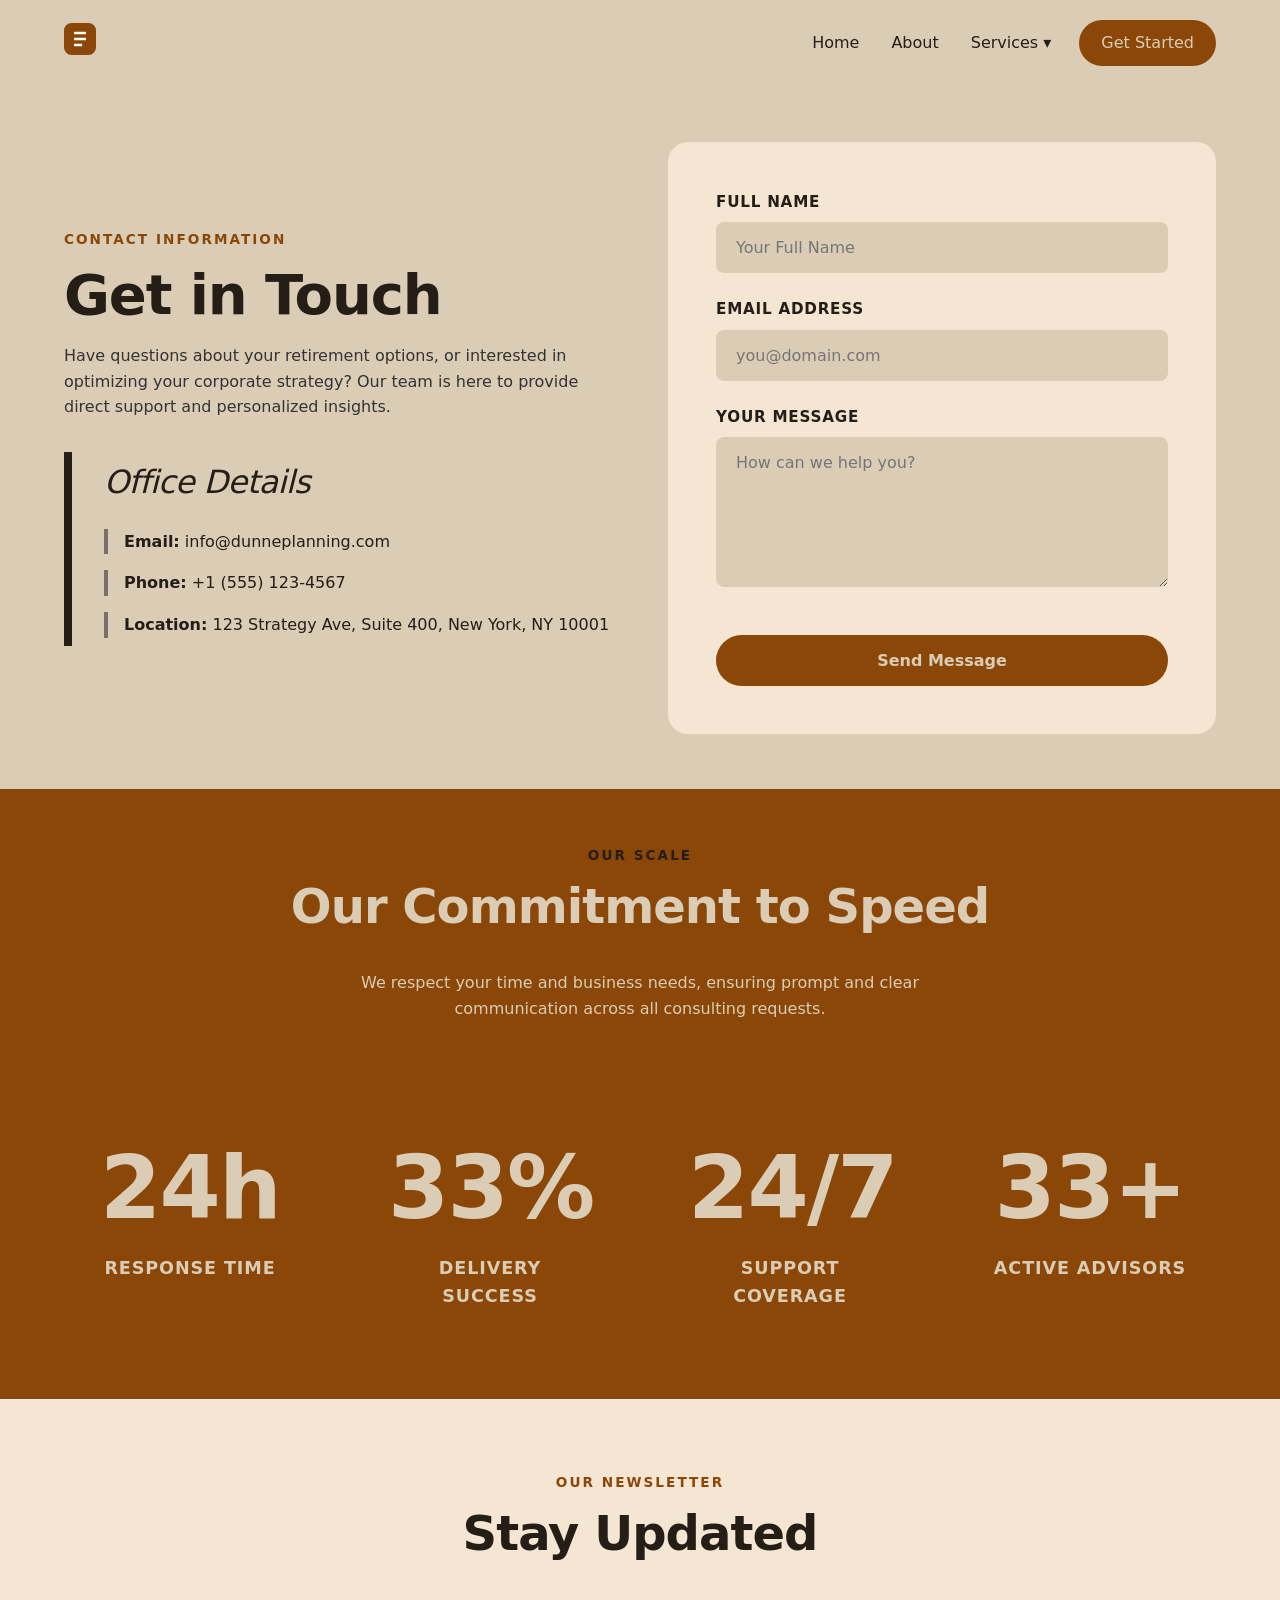
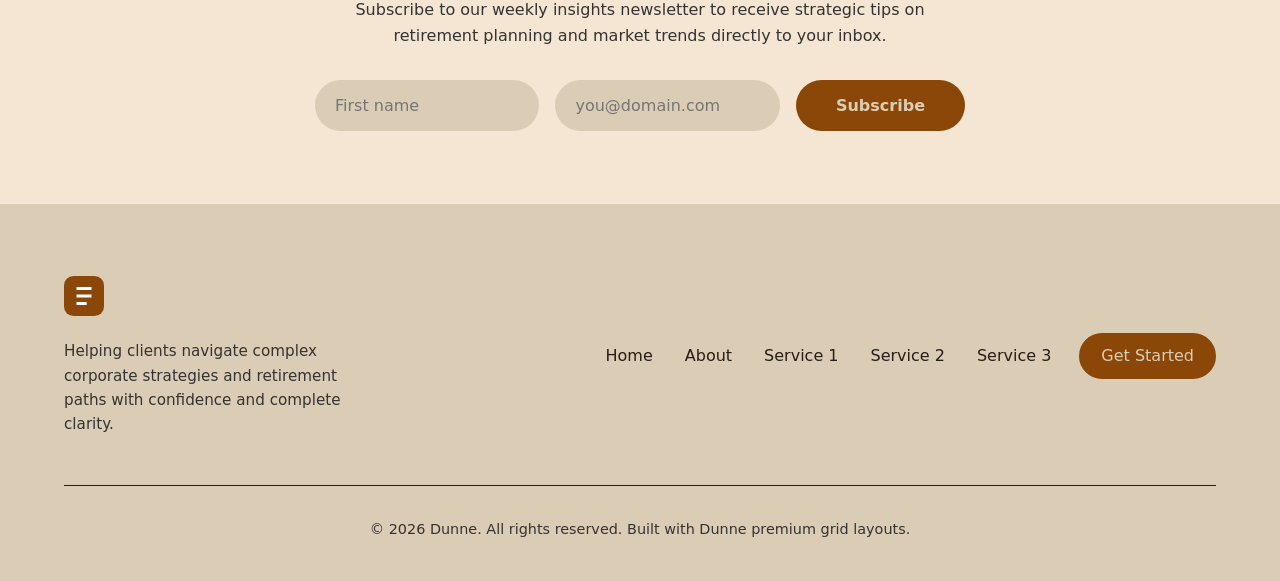
<file: contact.html>
<!doctype html>
<html lang="en">
  <head>
    <meta charset="utf-8" />
    <meta http-equiv="X-UA-Compatible" content="IE=edge" />
    <title>Get Started | Dunne Planning</title>
    <meta name="description" content="Contact our specialists to discuss your business needs, request a tailored proposal, and initiate your project transformation." />
    <meta name="viewport" content="width=device-width, initial-scale=1" />
    <link rel="stylesheet" href="./css/main.css" />
  </head>
  <body>
    <!-- Navbar (Global Framework Navigation) -->
    <nav class="navbar">
      <div class="nav-content">
        <div class="logo">
          <a href="index.html">
            <svg width="32" height="32" viewBox="0 0 512 512" fill="none" xmlns="http://www.w3.org/2000/svg">
              <rect width="512" height="512" rx="120" fill="var(--main-color)"/>
              <path d="M160 140H352V180H160V140ZM160 236H352V276H160V236ZM160 332H290V372H160V332ZM" fill="white"/>
            </svg>
          </a>
        </div>

        <ul class="nav-links">
          <li><a href="index.html">Home</a></li>
          <li><a href="about.html">About</a></li>
          <li class="dropdown desktop-only">
            <a href="#" class="drop-btn">Services <span class="arrow">&#9662;</span></a>
            <ul class="dropdown-content">
              <li><a href="service1.html">Corporate Strategy</a></li>
              <li><a href="service2.html">Operations Optimization</a></li>
              <li><a href="service3.html">Digital Scale</a></li>
            </ul>
          </li>
          <li class="mobile-only"><a href="service1.html">Corporate Strategy</a></li>
          <li class="mobile-only"><a href="service2.html">Operations Optimization</a></li>
          <li class="mobile-only"><a href="service3.html">Digital Scale</a></li>
          <li class="active"><a class="button-links nav-action-button" href="contact.html" style="padding: 0.5rem 1.25rem;">Get Started</a></li>
        </ul>

        <div class="hamburger" id="hamburger">
          <span></span>
          <span></span>
          <span></span>
        </div>
      </div>
    </nav>

    <!-- SECTION 1: Asymmetric Contact Layout Grid -->
    <section>
      <div class="container">
        <div class="two-grid">
          
          <!-- Left Column: Contact Text Info -->
          <div class="cell scroll-anim">
            <span class="section-caption">Contact Information</span>
            <h1>Get in Touch</h1>
            <p style="margin-top: 1rem; margin-bottom: 2rem;">Have questions about your retirement options, or interested in optimizing your corporate strategy? Our team is here to provide direct support and personalized insights.</p>
            
            <div class="testimony-div">
              <h3>Office Details</h3>
              <ul class="vertical-list" style="gap: 1rem; margin-top: 1.5rem; list-style: none;">
                <li style="border-left-color: var(--secondary-color); padding-left: 1rem;"><strong>Email:</strong> info@dunneplanning.com</li>
                <li style="border-left-color: var(--secondary-color); padding-left: 1rem;"><strong>Phone:</strong> +1 (555) 123-4567</li>
                <li style="border-left-color: var(--secondary-color); padding-left: 1rem;"><strong>Location:</strong> 123 Strategy Ave, Suite 400, New York, NY 10001</li>
              </ul>
            </div>
          </div>

          <!-- Right Column: Live Web3Forms Contact Form -->
          <div class="cell scroll-anim scroll-delay-2" style="padding: 3rem; border-radius: 20px; background-color: var(--neutral-light-gray);">
            <form action="https://api.web3forms.com/submit" method="POST" class="vertical-list">
              
              <!-- Web3Forms Config Key -->
              <input type="hidden" name="access_key" value="ac2672f2-ed4f-42f2-866c-7c4f51dc1e1a">
              
              <!-- Optional: Customizes the email subject line your client sees -->
              <input type="hidden" name="subject" value="New Dunne Planning Consultation Submission">

              <li>
                <label for="name">Full Name</label>
                <input type="text" id="name" name="name" placeholder="Your Full Name" required />
              </li>
              
              <li>
                <label for="email">Email Address</label>
                <input type="email" id="email" name="email" placeholder="you@domain.com" required />
              </li>
              
              <li>
                <label for="message">Your Message</label>
                <textarea id="message" name="message" placeholder="How can we help you?" required></textarea>
              </li>

              <li style="margin-top: 1rem;">
                <button type="submit" class="button-links accent-button" style="width: 100%;">Send Message</button>
              </li>
            </form>
          </div>

        </div>
      </div>
    </section>

    <!-- SECTION 2: Structural Metrics -->
    <section class="main-color-section dark-section">
      <div class="container">
        <div class="center scroll-anim" style="margin-bottom: 4rem;">
          <span class="section-caption" style="color: var(--neutral-dark);">Our Scale</span>
          <h2>Our Commitment to Speed</h2>
          <p>We respect your time and business needs, ensuring prompt and clear communication across all consulting requests.</p>
        </div>

        <div class="center-figures scroll-anim">
          <div class="vertical-figure">
            <h2>2<span class="stat-counter" data-target="4">0</span>h</h2>
            <p>Response Time</p>
          </div>
          <div class="vertical-figure">
            <h2><span class="stat-counter" data-target="100">0</span>%</h2>
            <p>Delivery Success</p>
          </div>
          <div class="vertical-figure">
            <h2><span class="stat-counter" data-target="24">0</span>/7</h2>
            <p>Support Coverage</p>
          </div>
          <div class="vertical-figure">
            <h2><span class="stat-counter" data-target="50">0</span>+</h2>
            <p>Active Advisors</p>
          </div>
        </div>
      </div>
    </section>

  
    <!-- SECTION: Newsletter Subscription -->
    <section class="newsletter-section" style="background-color: var(--neutral-light-gray); border-top: 1px solid var(--border-color); border-bottom: 1px solid var(--border-color); padding: 4.5rem 5%;">
      <div class="container">
        <div class="center scroll-anim" style="max-width: 650px; margin: 0 auto;">
          <span class="section-caption">Our Newsletter</span>
          <h2>Stay Updated</h2>
          <p style="margin-bottom: 2rem;">Subscribe to our weekly insights newsletter to receive strategic tips on retirement planning and market trends directly to your inbox.</p>
          <form class="scroll-anim scroll-delay-2" style="width: 100%; display: flex; gap: 1rem; flex-wrap: wrap; justify-content: center;">
              <input type="text" placeholder="First name" required style="flex: 1; min-width: 180px; padding: 1rem 1.25rem; border: none; border-radius: 50px; font-size: 1rem; color: var(--neutral-dark); background-color: var(--neutral-light); outline: none; transition: border-color var(--transition-speed);" />
              <input type="email" placeholder="you@domain.com" required style="flex: 1; min-width: 180px; padding: 1rem 1.25rem; border: none; border-radius: 50px; font-size: 1rem; color: var(--neutral-dark); background-color: var(--neutral-light); outline: none; transition: border-color var(--transition-speed);" />
              <button type="submit" class="button-links accent-button" style="padding: 1rem 2.5rem; border-radius: 50px; border: none; white-space: nowrap;">Subscribe</button>
            </form>
        </div>
      </div>
    </section>

    <!-- Footer (Global Static Footer) -->
    <footer class="light-footer">
      <div class="footer-content">
        <div class="logo">
          <a href="index.html">
            <svg width="40" height="40" viewBox="0 0 512 512" fill="none" xmlns="http://www.w3.org/2000/svg">
              <rect width="512" height="512" rx="120" fill="var(--main-color)"/>
              <path d="M160 140H352V180H160V140ZM160 236H352V276H160V236ZM160 332H290V372H160V332Z" fill="white"/>
            </svg>
          </a>
          <p style="margin-top: 1rem; font-size: 0.95rem; max-width: 300px;">Helping clients navigate complex corporate strategies and retirement paths with confidence and complete clarity.</p>
        </div>
        <ul class="nav-links">
          <li><a href="index.html">Home</a></li>
          <li><a href="about.html">About</a></li>
          <li><a href="service1.html">Service 1</a></li>
          <li><a href="service2.html">Service 2</a></li>
          <li><a href="service3.html">Service 3</a></li>
          <li><a class="button-links nav-action-button" href="contact.html" style="padding: 0.5rem 1.25rem;">Get Started</a></li>
        </ul>
      </div>
      <div class="container">
        <p class="copyright">&copy; 2026 Dunne. All rights reserved. Built with Dunne premium grid layouts.</p>
      </div>
    </footer>

    <script type="module" src="./js/index.js"></script>
  </body>
</html>
</file>
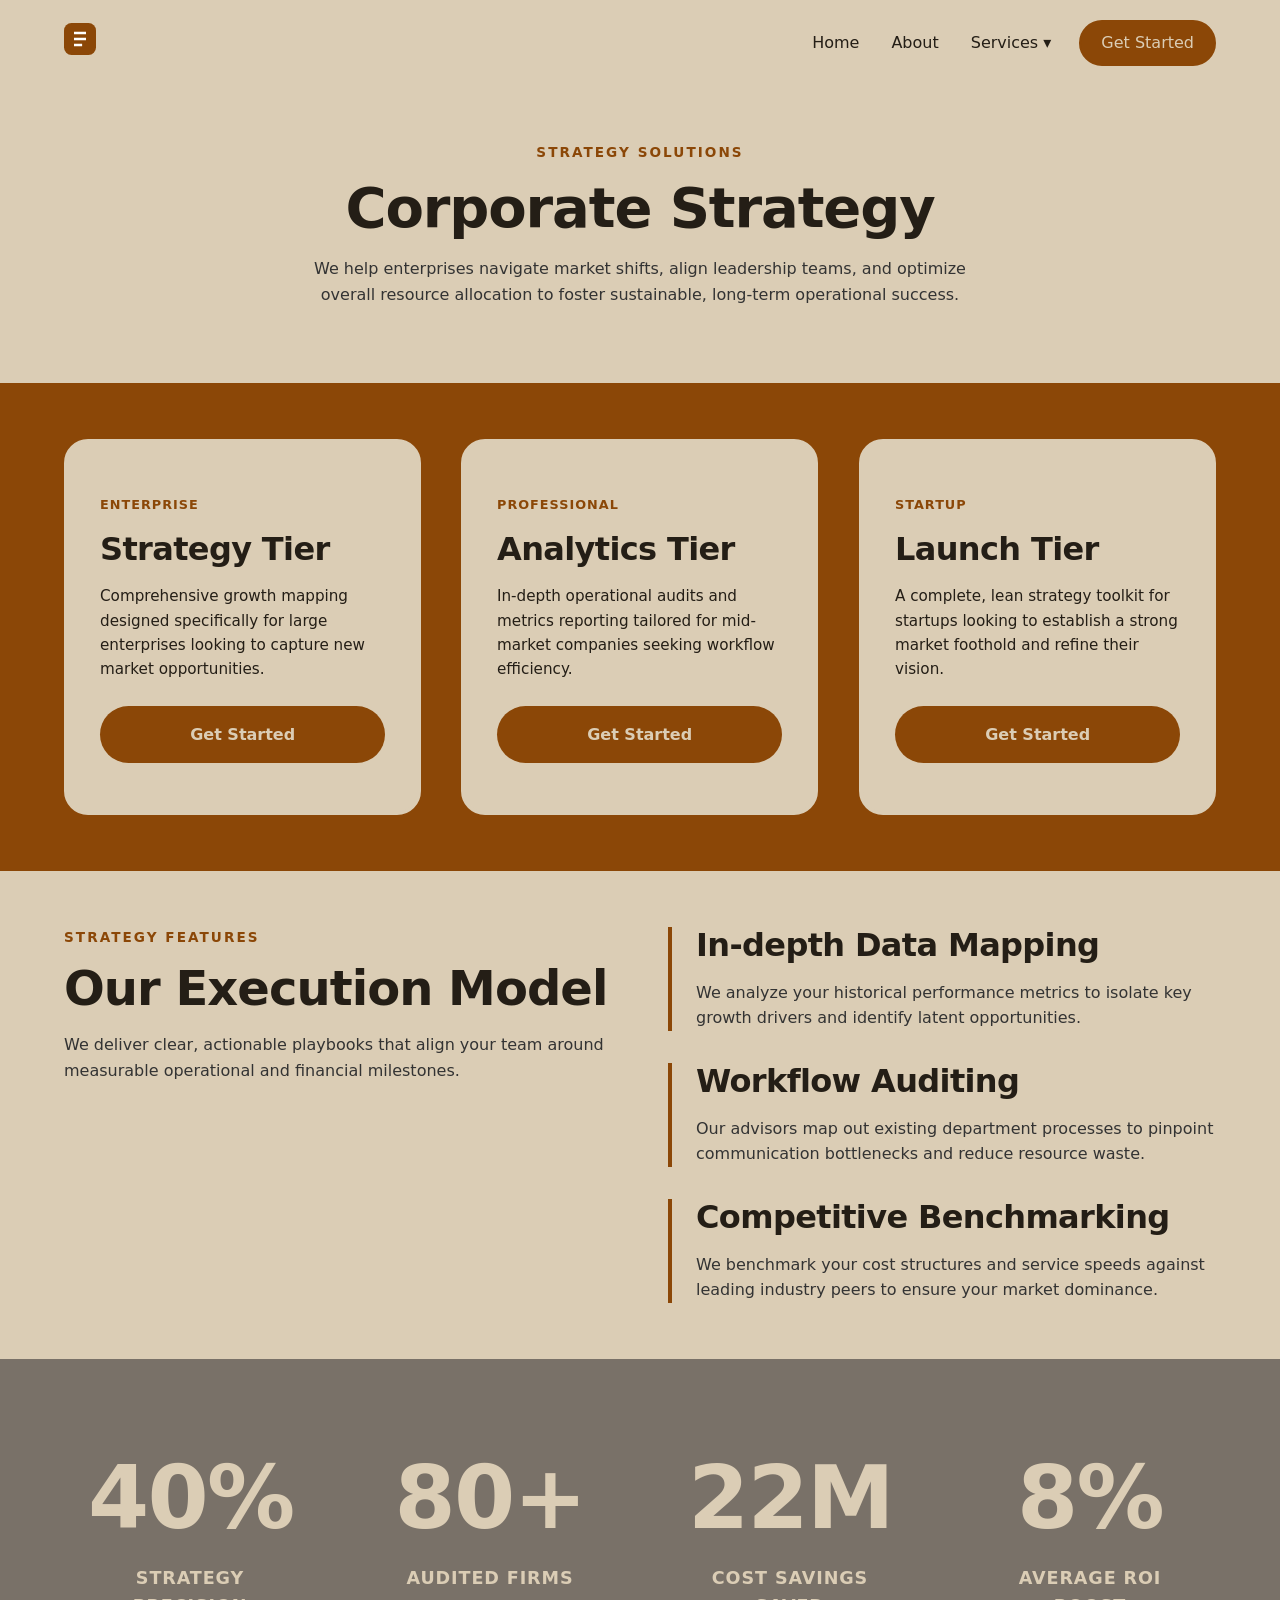
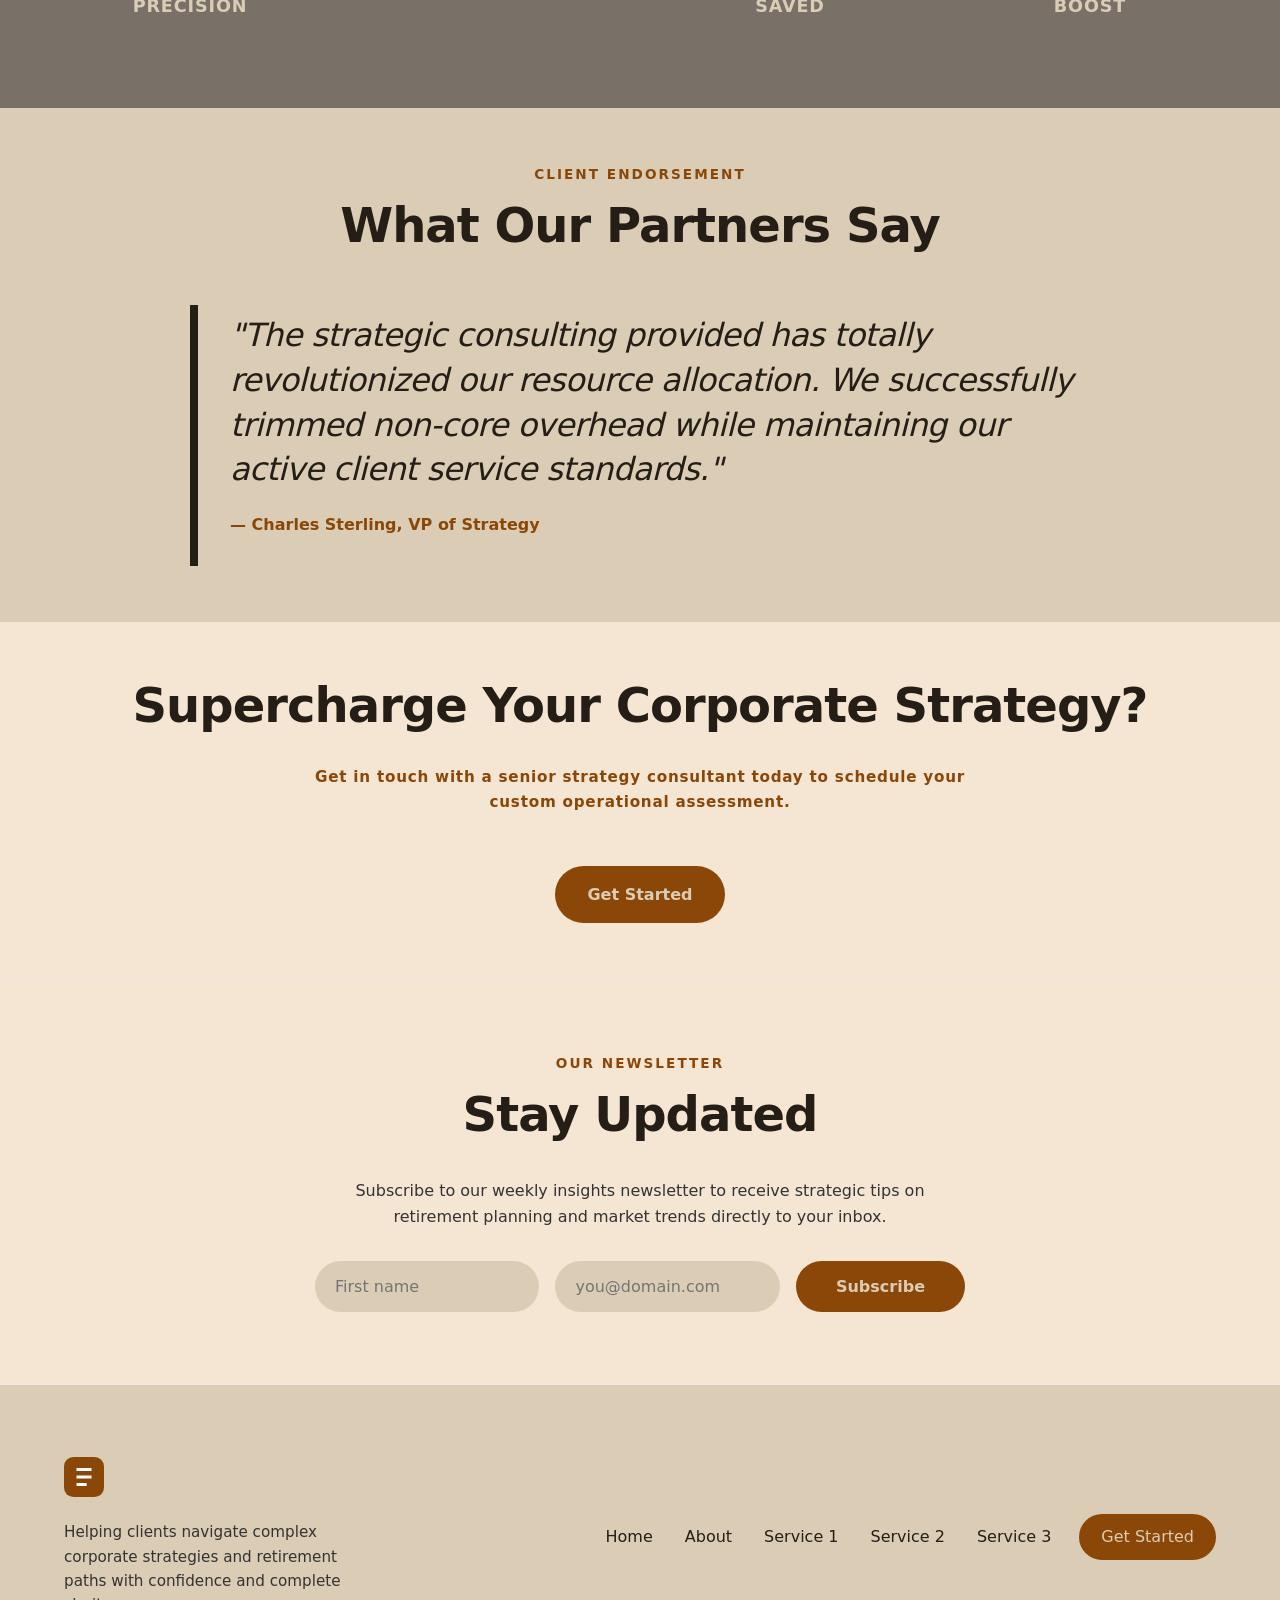
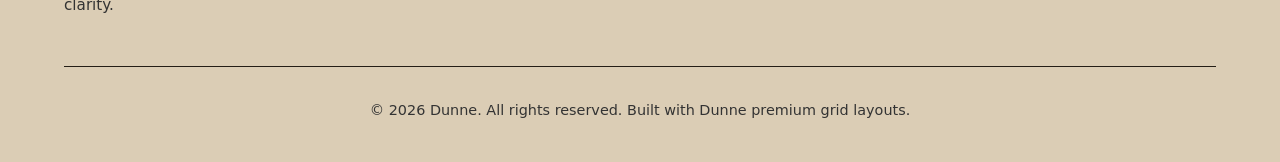
<file: service1.html>
<!doctype html>
<html lang="en">
  <head>
    <meta charset="utf-8" />
    <meta http-equiv="X-UA-Compatible" content="IE=edge" />
    <title>Corporate Strategy | Our Services</title>
    <meta name="description" content="Explore our specialized corporate business solutions designed to drive growth, streamline operations, and scale your business." />
    <meta name="viewport" content="width=device-width, initial-scale=1" />
    <link rel="stylesheet" href="./css/main.css" />
  </head>
  <body>
    <!-- Navbar (Global Framework Navigation) -->
    <nav class="navbar">
      <div class="nav-content">
        <div class="logo">
          <a href="index.html">
            <svg width="32" height="32" viewBox="0 0 512 512" fill="none" xmlns="http://www.w3.org/2000/svg">
              <rect width="512" height="512" rx="120" fill="var(--main-color)"/>
              <path d="M160 140H352V180H160V140ZM160 236H352V276H160V236ZM160 332H290V372H160V332ZM" fill="white"/>
            </svg>
          </a>
        </div>

        <ul class="nav-links">
          <li><a href="index.html">Home</a></li>
          <li><a href="about.html">About</a></li>
          <li class="dropdown desktop-only active">
            <a href="#" class="drop-btn">Services <span class="arrow">&#9662;</span></a>
            <ul class="dropdown-content">
              <li class="active"><a href="service1.html">Corporate Strategy</a></li>
              <li><a href="service2.html">Operations Optimization</a></li>
              <li><a href="service3.html">Digital Scale</a></li>
            </ul>
          </li>
          <li class="mobile-only active"><a href="service1.html">Corporate Strategy</a></li>
          <li class="mobile-only"><a href="service2.html">Operations Optimization</a></li>
          <li class="mobile-only"><a href="service3.html">Digital Scale</a></li>
          <li><a class="button-links nav-action-button" href="contact.html" style="padding: 0.5rem 1.25rem;">Get Started</a></li>
        </ul>

        <div class="hamburger" id="hamburger">
          <span></span>
          <span></span>
          <span></span>
        </div>
      </div>
    </nav>

    <!-- SECTION 1: Service Specific Hero -->
    <section class="about-hero-center">
      <div class="container">
        <div class="center scroll-anim">
          <span class="section-caption">Strategy Solutions</span>
          <h1>Corporate Strategy</h1>
          <p style="margin-top: 1rem;">We help enterprises navigate market shifts, align leadership teams, and optimize overall resource allocation to foster sustainable, long-term operational success.</p>
        </div>
      </div>
    </section>

    <!-- SECTION 2: Dynamic Service Tiers Cards -->
    <section class="main-color-section dark-section">
      <div class="container">
        <div class="services-tier-grid">
          
          <div class="service-card scroll-anim scroll-delay-1">
            <div class="service-card-meta">
              <span class="service-feature-tag">Enterprise</span>
              <h3>Strategy Tier</h3>
              <p style="margin-top: 1rem; font-size: 0.95rem;">Comprehensive growth mapping designed specifically for large enterprises looking to capture new market opportunities.</p>
            </div>
            <a class="button-links accent-button" href="contact.html" style="margin-top: 1.5rem; width: 100%;">Get Started</a>
          </div>

          <div class="service-card scroll-anim scroll-delay-2">
            <div class="service-card-meta">
              <span class="service-feature-tag">Professional</span>
              <h3>Analytics Tier</h3>
              <p style="margin-top: 1rem; font-size: 0.95rem;">In-depth operational audits and metrics reporting tailored for mid-market companies seeking workflow efficiency.</p>
            </div>
            <a class="button-links accent-button" href="contact.html" style="margin-top: 1.5rem; width: 100%;">Get Started</a>
          </div>

          <div class="service-card scroll-anim scroll-delay-3">
            <div class="service-card-meta">
              <span class="service-feature-tag">Startup</span>
              <h3>Launch Tier</h3>
              <p style="margin-top: 1rem; font-size: 0.95rem;">A complete, lean strategy toolkit for startups looking to establish a strong market foothold and refine their vision.</p>
            </div>
            <a class="button-links accent-button" href="contact.html" style="margin-top: 1.5rem; width: 100%;">Get Started</a>
          </div>

        </div>
      </div>
    </section>

    <!-- SECTION 3: Detailed Split Features List -->
    <section>
      <div class="container">
        <div class="two-grid">
          <div class="left-sticky scroll-anim">
            <span class="section-caption">Strategy Features</span>
            <h2>Our Execution Model</h2>
            <p style="margin-top: 1rem;">We deliver clear, actionable playbooks that align your team around measurable operational and financial milestones.</p>
          </div>
          <div>
            <ul class="vertical-list">
              <li class="scroll-anim scroll-delay-1">
                <h3>In-depth Data Mapping</h3>
                <p>We analyze your historical performance metrics to isolate key growth drivers and identify latent opportunities.</p>
              </li>
              <li class="scroll-anim scroll-delay-2">
                <h3>Workflow Auditing</h3>
                <p>Our advisors map out existing department processes to pinpoint communication bottlenecks and reduce resource waste.</p>
              </li>
              <li class="scroll-anim scroll-delay-3">
                <h3>Competitive Benchmarking</h3>
                <p>We benchmark your cost structures and service speeds against leading industry peers to ensure your market dominance.</p>
              </li>
            </ul>
          </div>
        </div>
      </div>
    </section>

    <!-- SECTION 4: Statistics Metrics Block -->
    <section class="secondary-color-section dark-section">
      <div class="container">
        <div class="center-figures scroll-anim">
          <div class="vertical-figure">
            <h2><span class="stat-counter" data-target="95">0</span>%</h2>
            <p>Strategy Precision</p>
          </div>
          <div class="vertical-figure">
            <h2><span class="stat-counter" data-target="180">0</span>+</h2>
            <p>Audited Firms</p>
          </div>
          <div class="vertical-figure">
            <h2><span class="stat-counter" data-target="22">0</span>M</h2>
            <p>Cost Savings Saved</p>
          </div>
          <div class="vertical-figure">
            <h2><span class="stat-counter" data-target="8">0</span>%</h2>
            <p>Average ROI Boost</p>
          </div>
        </div>
      </div>
    </section>

    <!-- SECTION 5: Trust Endorsement Quote -->
    <section>
      <div class="container">
        <div class="center scroll-anim" style="max-width: 900px; margin: 0 auto; text-align: left;">
          <span class="section-caption">Client Endorsement</span>
          <h2>What Our Partners Say</h2>
          <div class="testimony-div">
            <h3>"The strategic consulting provided has totally revolutionized our resource allocation. We successfully trimmed non-core overhead while maintaining our active client service standards."</h3>
            <p>&mdash; Charles Sterling, VP of Strategy</p>
          </div>
        </div>
      </div>
    </section>

    <!-- SECTION 6: Stylized CTA Separator Section -->
    <section style="background-color: var(--neutral-light-gray);">
      <div class="container">
        <div class="center scroll-anim">
          <h2>Supercharge Your Corporate Strategy?</h2>
          <p class="section-caption-below">Get in touch with a senior strategy consultant today to schedule your custom operational assessment.</p>
          <a class="button-links accent-button" href="contact.html" style="margin-top: 2rem;">Get Started</a>
        </div>
      </div>
    </section>
 <!-- SECTION: Newsletter Subscription -->
    <section class="newsletter-section" style="background-color: var(--neutral-light-gray); border-top: 1px solid var(--border-color); border-bottom: 1px solid var(--border-color); padding: 4.5rem 5%;">
      <div class="container">
        <div class="center scroll-anim" style="max-width: 650px; margin: 0 auto;">
          <span class="section-caption">Our Newsletter</span>
          <h2>Stay Updated</h2>
          <p style="margin-bottom: 2rem;">Subscribe to our weekly insights newsletter to receive strategic tips on retirement planning and market trends directly to your inbox.</p>
          <form class="scroll-anim scroll-delay-2" style="width: 100%; display: flex; gap: 1rem; flex-wrap: wrap; justify-content: center;">
              <input type="text" placeholder="First name" required style="flex: 1; min-width: 180px; padding: 1rem 1.25rem; border: none; border-radius: 50px; font-size: 1rem; color: var(--neutral-dark); background-color: var(--neutral-light); outline: none; transition: border-color var(--transition-speed);" />
              <input type="email" placeholder="you@domain.com" required style="flex: 1; min-width: 180px; padding: 1rem 1.25rem; border: none; border-radius: 50px; font-size: 1rem; color: var(--neutral-dark); background-color: var(--neutral-light); outline: none; transition: border-color var(--transition-speed);" />
              <button type="submit" class="button-links accent-button" style="padding: 1rem 2.5rem; border-radius: 50px; border: none; white-space: nowrap;">Subscribe</button>
            </form>
        </div>
      </div>
    </section>

    <!-- Footer (Global Static Footer) -->
    <footer class="light-footer">
      <div class="footer-content">
        <div class="logo">
          <a href="index.html">
            <svg width="40" height="40" viewBox="0 0 512 512" fill="none" xmlns="http://www.w3.org/2000/svg">
              <rect width="512" height="512" rx="120" fill="var(--main-color)"/>
              <path d="M160 140H352V180H160V140ZM160 236H352V276H160V236ZM160 332H290V372H160V332Z" fill="white"/>
            </svg>
          </a>
          <p style="margin-top: 1rem; font-size: 0.95rem; max-width: 300px;">Helping clients navigate complex corporate strategies and retirement paths with confidence and complete clarity.</p>
        </div>
        <ul class="nav-links">
          <li><a href="index.html">Home</a></li>
          <li><a href="about.html">About</a></li>
          <li><a href="service1.html">Service 1</a></li>
          <li><a href="service2.html">Service 2</a></li>
          <li><a href="service3.html">Service 3</a></li>
          <li><a class="button-links nav-action-button" href="contact.html" style="padding: 0.5rem 1.25rem;">Get Started</a></li>
        </ul>
      </div>
      <div class="container">
        <p class="copyright">&copy; 2026 Dunne. All rights reserved. Built with Dunne premium grid layouts.</p>
      </div>
    </footer>

    <script type="module" src="./js/index.js"></script>
  </body>
</html>
</file>
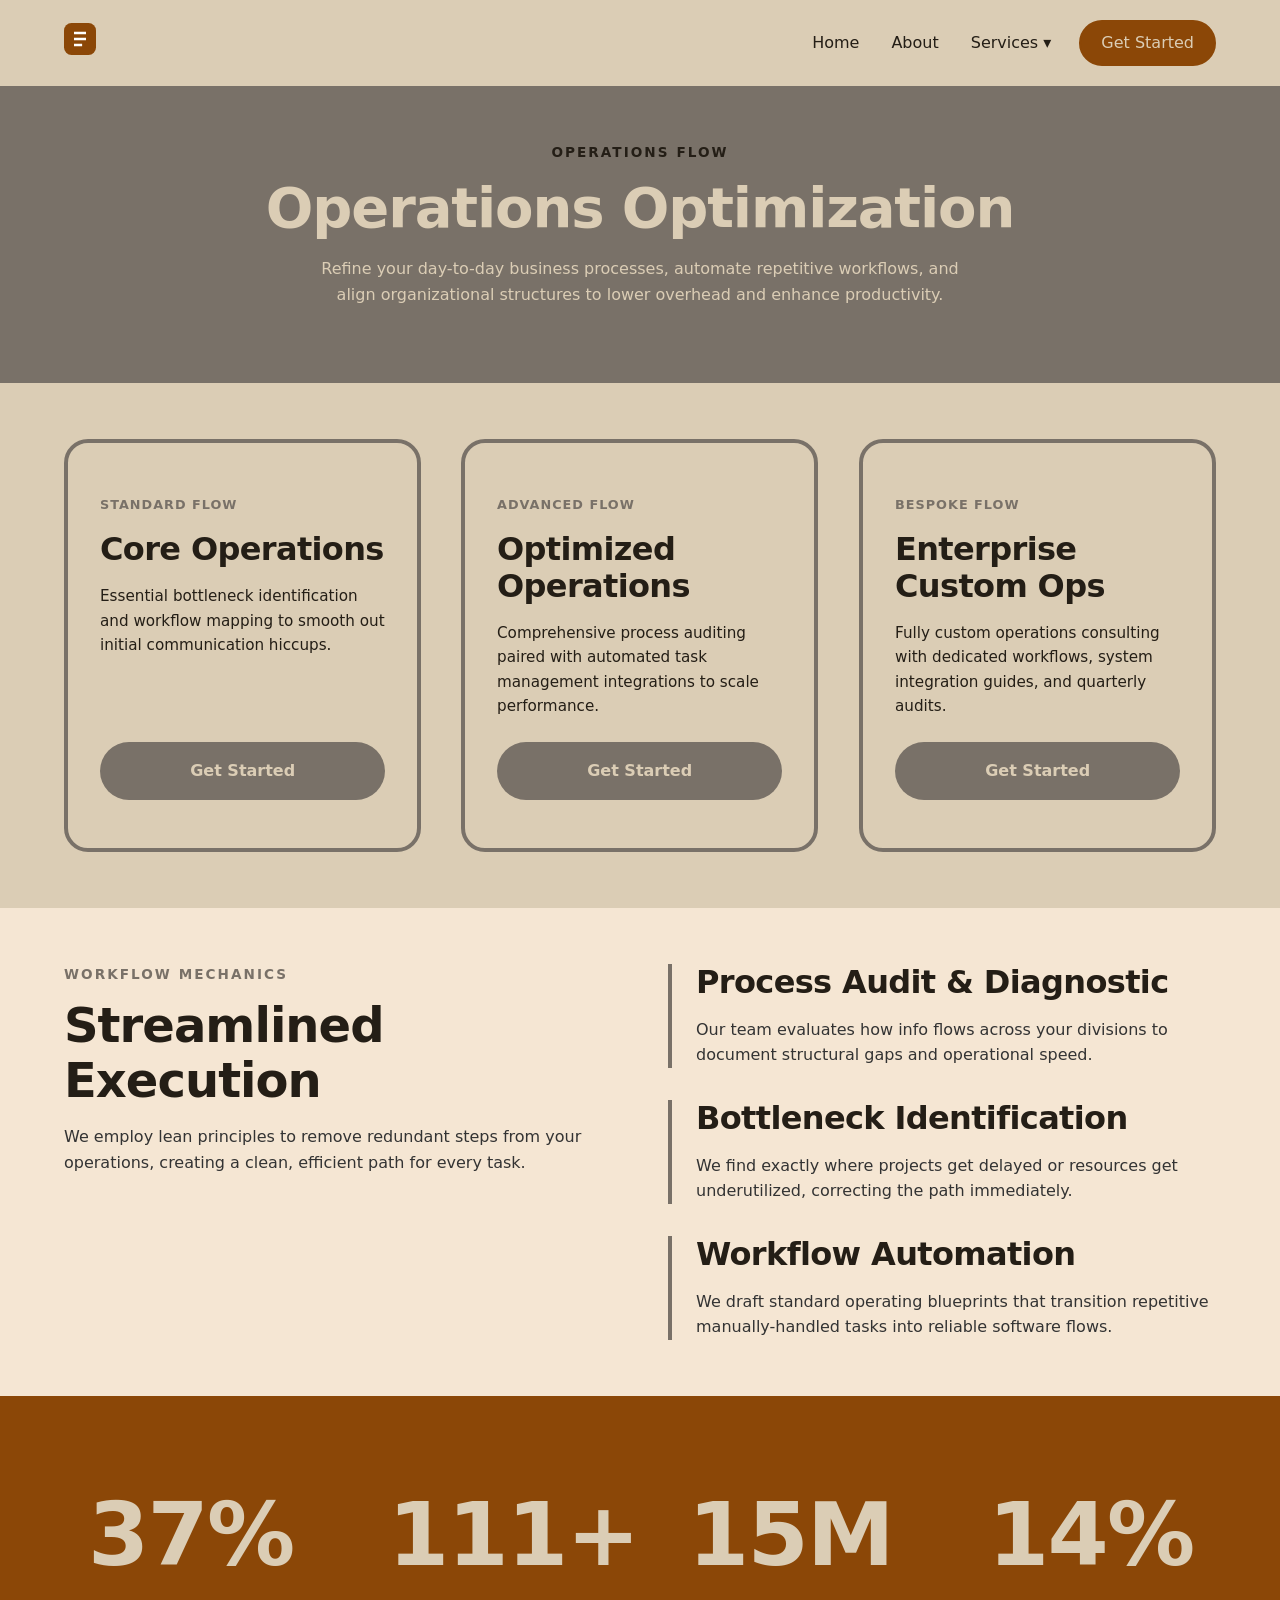
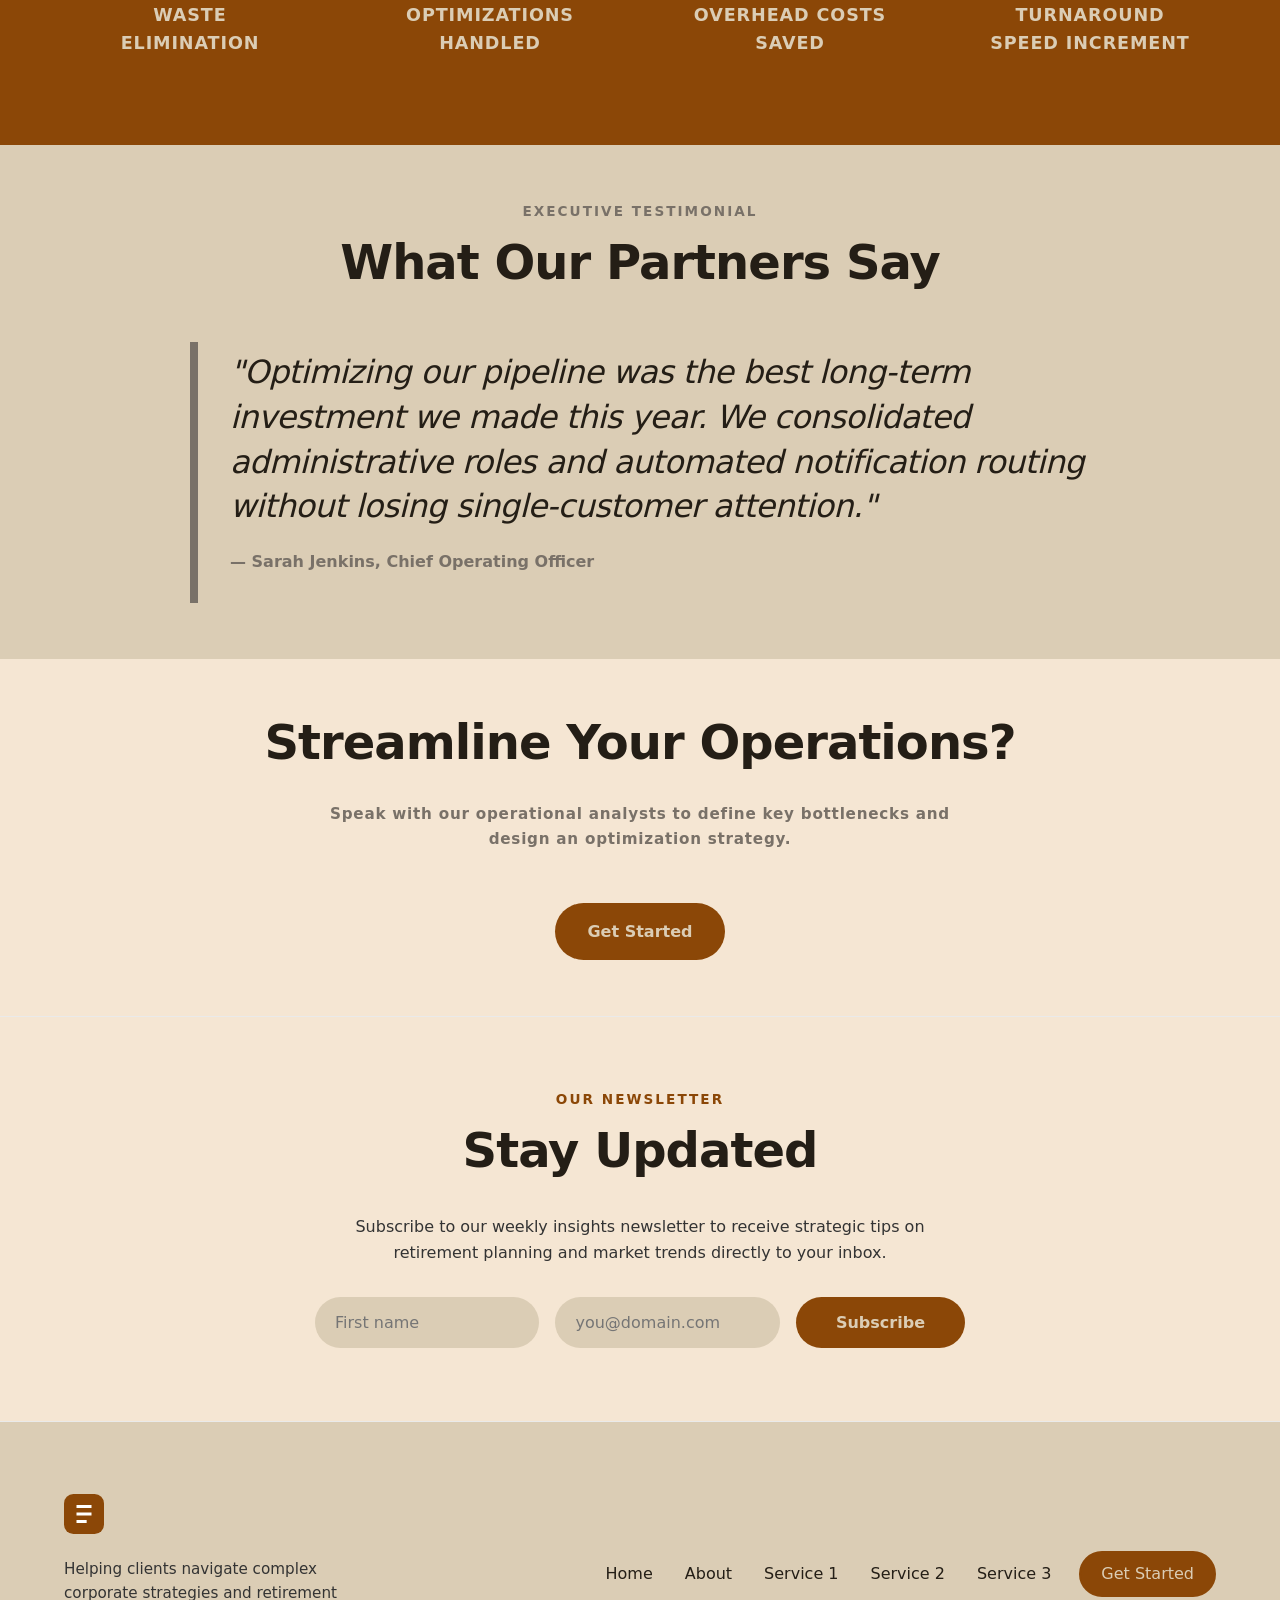
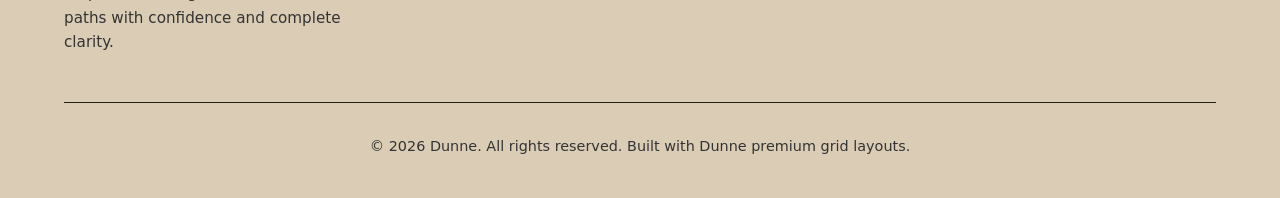
<file: service2.html>
<!doctype html>
<html lang="en">
  <head>
    <meta charset="utf-8" />
    <meta http-equiv="X-UA-Compatible" content="IE=edge" />
    <title>Operations Optimization | Our Services</title>
    <meta name="description" content="Explore our specialized operations solutions designed to drive growth, streamline operations, and scale your business." />
    <meta name="viewport" content="width=device-width, initial-scale=1" />
    <link rel="stylesheet" href="./css/main.css" />
  </head>
  <body>
    <!-- Navbar (Global Framework Navigation) -->
    <nav class="navbar">
      <div class="nav-content">
        <div class="logo">
          <a href="index.html">
            <svg width="32" height="32" viewBox="0 0 512 512" fill="none" xmlns="http://www.w3.org/2000/svg">
              <rect width="512" height="512" rx="120" fill="var(--main-color)"/>
              <path d="M160 140H352V180H160V140ZM160 236H352V276H160V236ZM160 332H290V372H160V332ZM" fill="white"/>
            </svg>
          </a>
        </div>

        <ul class="nav-links">
          <li><a href="index.html">Home</a></li>
          <li><a href="about.html">About</a></li>
          <li class="dropdown desktop-only active">
            <a href="#" class="drop-btn">Services <span class="arrow">&#9662;</span></a>
            <ul class="dropdown-content">
              <li><a href="service1.html">Corporate Strategy</a></li>
              <li class="active"><a href="service2.html">Operations Optimization</a></li>
              <li><a href="service3.html">Digital Scale</a></li>
            </ul>
          </li>
          <li class="mobile-only"><a href="service1.html">Corporate Strategy</a></li>
          <li class="mobile-only active"><a href="service2.html">Operations Optimization</a></li>
          <li class="mobile-only"><a href="service3.html">Digital Scale</a></li>
          <li><a class="button-links nav-action-button" href="contact.html" style="padding: 0.5rem 1.25rem;">Get Started</a></li>
        </ul>

        <div class="hamburger" id="hamburger">
          <span></span>
          <span></span>
          <span></span>
        </div>
      </div>
    </nav>

    <!-- SECTION 1: Service Specific Hero -->
    <section class="about-hero-center secondary-color-section dark-section">
      <div class="container">
        <div class="center scroll-anim">
          <span class="section-caption" style="color: var(--neutral-dark);">Operations Flow</span>
          <h1>Operations Optimization</h1>
          <p style="margin-top: 1rem; color: var(--neutral-light);">Refine your day-to-day business processes, automate repetitive workflows, and align organizational structures to lower overhead and enhance productivity.</p>
        </div>
      </div>
    </section>

    <!-- SECTION 2: Dynamic Service Tiers Cards -->
    <section>
      <div class="container">
        <div class="services-tier-grid">
          
          <div class="service-card scroll-anim scroll-delay-1" style="border-color: var(--secondary-color);">
            <div class="service-card-meta">
              <span class="service-feature-tag" style="color: var(--secondary-color);">Standard Flow</span>
              <h3>Core Operations</h3>
              <p style="margin-top: 1rem; font-size: 0.95rem;">Essential bottleneck identification and workflow mapping to smooth out initial communication hiccups.</p>
            </div>
            <a class="button-links secondary-button" href="contact.html" style="margin-top: 1.5rem; width: 100%;">Get Started</a>
          </div>

          <div class="service-card scroll-anim scroll-delay-2" style="border-color: var(--secondary-color);">
            <div class="service-card-meta">
              <span class="service-feature-tag" style="color: var(--secondary-color);">Advanced Flow</span>
              <h3>Optimized Operations</h3>
              <p style="margin-top: 1rem; font-size: 0.95rem;">Comprehensive process auditing paired with automated task management integrations to scale performance.</p>
            </div>
            <a class="button-links secondary-button" href="contact.html" style="margin-top: 1.5rem; width: 100%;">Get Started</a>
          </div>

          <div class="service-card scroll-anim scroll-delay-3" style="border-color: var(--secondary-color);">
            <div class="service-card-meta">
              <span class="service-feature-tag" style="color: var(--secondary-color);">Bespoke Flow</span>
              <h3>Enterprise Custom Ops</h3>
              <p style="margin-top: 1rem; font-size: 0.95rem;">Fully custom operations consulting with dedicated workflows, system integration guides, and quarterly audits.</p>
            </div>
            <a class="button-links secondary-button" href="contact.html" style="margin-top: 1.5rem; width: 100%;">Get Started</a>
          </div>

        </div>
      </div>
    </section>

    <!-- SECTION 3: Detailed Split Features List -->
    <section style="background-color: var(--neutral-light-gray); ">
      <div class="container">
        <div class="two-grid">
          <div class="left-sticky scroll-anim">
            <span class="section-caption" style="color: var(--secondary-color);">Workflow Mechanics</span>
            <h2>Streamlined Execution</h2>
            <p style="margin-top: 1rem;">We employ lean principles to remove redundant steps from your operations, creating a clean, efficient path for every task.</p>
          </div>
          <div>
            <ul class="vertical-list">
              <li class="scroll-anim scroll-delay-1" style="border-left-color: var(--secondary-color);">
                <h3>Process Audit & Diagnostic</h3>
                <p>Our team evaluates how info flows across your divisions to document structural gaps and operational speed.</p>
              </li>
              <li class="scroll-anim scroll-delay-2" style="border-left-color: var(--secondary-color);">
                <h3>Bottleneck Identification</h3>
                <p>We find exactly where projects get delayed or resources get underutilized, correcting the path immediately.</p>
              </li>
              <li class="scroll-anim scroll-delay-3" style="border-left-color: var(--secondary-color);">
                <h3>Workflow Automation</h3>
                <p>We draft standard operating blueprints that transition repetitive manually-handled tasks into reliable software flows.</p>
              </li>
            </ul>
          </div>
        </div>
      </div>
    </section>

    <!-- SECTION 4: Statistics Metrics Block -->
    <section class="main-color-section dark-section">
      <div class="container">
        <div class="center-figures scroll-anim">
          <div class="vertical-figure">
            <h2><span class="stat-counter" data-target="88">0</span>%</h2>
            <p>Waste Elimination</p>
          </div>
          <div class="vertical-figure">
            <h2><span class="stat-counter" data-target="320">0</span>+</h2>
            <p>Optimizations Handled</p>
          </div>
          <div class="vertical-figure">
            <h2><span class="stat-counter" data-target="15">0</span>M</h2>
            <p>Overhead Costs Saved</p>
          </div>
          <div class="vertical-figure">
            <h2><span class="stat-counter" data-target="14">0</span>%</h2>
            <p>Turnaround Speed Increment</p>
          </div>
        </div>
      </div>
    </section>

    <!-- SECTION 5: Trust Endorsement Quote -->
    <section>
      <div class="container">
        <div class="center scroll-anim" style="max-width: 900px; margin: 0 auto; text-align: left;">
          <span class="section-caption" style="color: var(--secondary-color);">Executive Testimonial</span>
          <h2>What Our Partners Say</h2>
          <div class="testimony-div" style="border-left-color: var(--secondary-color);">
            <h3>"Optimizing our pipeline was the best long-term investment we made this year. We consolidated administrative roles and automated notification routing without losing single-customer attention."</h3>
            <p style="color: var(--secondary-color);">&mdash; Sarah Jenkins, Chief Operating Officer</p>
          </div>
        </div>
      </div>
    </section>

    <!-- SECTION 6: Stylized CTA Separator Section -->
    <section style="background-color: var(--neutral-light-gray);">
      <div class="container">
        <div class="center scroll-anim">
          <h2>Streamline Your Operations?</h2>
          <p class="section-caption-below" style="color: var(--secondary-color);">Speak with our operational analysts to define key bottlenecks and design an optimization strategy.</p>
          <a class="button-links accent-button" href="contact.html" style="margin-top: 2rem;">Get Started</a>
        </div>
      </div>
    </section>

 <!-- SECTION: Newsletter Subscription -->
    <section class="newsletter-section" style="background-color: var(--neutral-light-gray); border-top: 1px solid var(--border-color); border-bottom: 1px solid var(--border-color); padding: 4.5rem 5%;">
      <div class="container">
        <div class="center scroll-anim" style="max-width: 650px; margin: 0 auto;">
          <span class="section-caption">Our Newsletter</span>
          <h2>Stay Updated</h2>
          <p style="margin-bottom: 2rem;">Subscribe to our weekly insights newsletter to receive strategic tips on retirement planning and market trends directly to your inbox.</p>
          <form class="scroll-anim scroll-delay-2" style="width: 100%; display: flex; gap: 1rem; flex-wrap: wrap; justify-content: center;">
              <input type="text" placeholder="First name" required style="flex: 1; min-width: 180px; padding: 1rem 1.25rem; border: none; border-radius: 50px; font-size: 1rem; color: var(--neutral-dark); background-color: var(--neutral-light); outline: none; transition: border-color var(--transition-speed);" />
              <input type="email" placeholder="you@domain.com" required style="flex: 1; min-width: 180px; padding: 1rem 1.25rem; border: none; border-radius: 50px; font-size: 1rem; color: var(--neutral-dark); background-color: var(--neutral-light); outline: none; transition: border-color var(--transition-speed);" />
              <button type="submit" class="button-links accent-button" style="padding: 1rem 2.5rem; border-radius: 50px; border: none; white-space: nowrap;">Subscribe</button>
            </form>
        </div>
      </div>
    </section>

    <!-- Footer (Global Static Footer) -->
    <footer class="light-footer">
      <div class="footer-content">
        <div class="logo">
          <a href="index.html">
            <svg width="40" height="40" viewBox="0 0 512 512" fill="none" xmlns="http://www.w3.org/2000/svg">
              <rect width="512" height="512" rx="120" fill="var(--main-color)"/>
              <path d="M160 140H352V180H160V140ZM160 236H352V276H160V236ZM160 332H290V372H160V332Z" fill="white"/>
            </svg>
          </a>
          <p style="margin-top: 1rem; font-size: 0.95rem; max-width: 300px;">Helping clients navigate complex corporate strategies and retirement paths with confidence and complete clarity.</p>
        </div>
        <ul class="nav-links">
          <li><a href="index.html">Home</a></li>
          <li><a href="about.html">About</a></li>
          <li><a href="service1.html">Service 1</a></li>
          <li><a href="service2.html">Service 2</a></li>
          <li><a href="service3.html">Service 3</a></li>
          <li><a class="button-links nav-action-button" href="contact.html" style="padding: 0.5rem 1.25rem;">Get Started</a></li>
        </ul>
      </div>
      <div class="container">
        <p class="copyright">&copy; 2026 Dunne. All rights reserved. Built with Dunne premium grid layouts.</p>
      </div>
    </footer>

    <script type="module" src="./js/index.js"></script>
  </body>
</html>
</file>
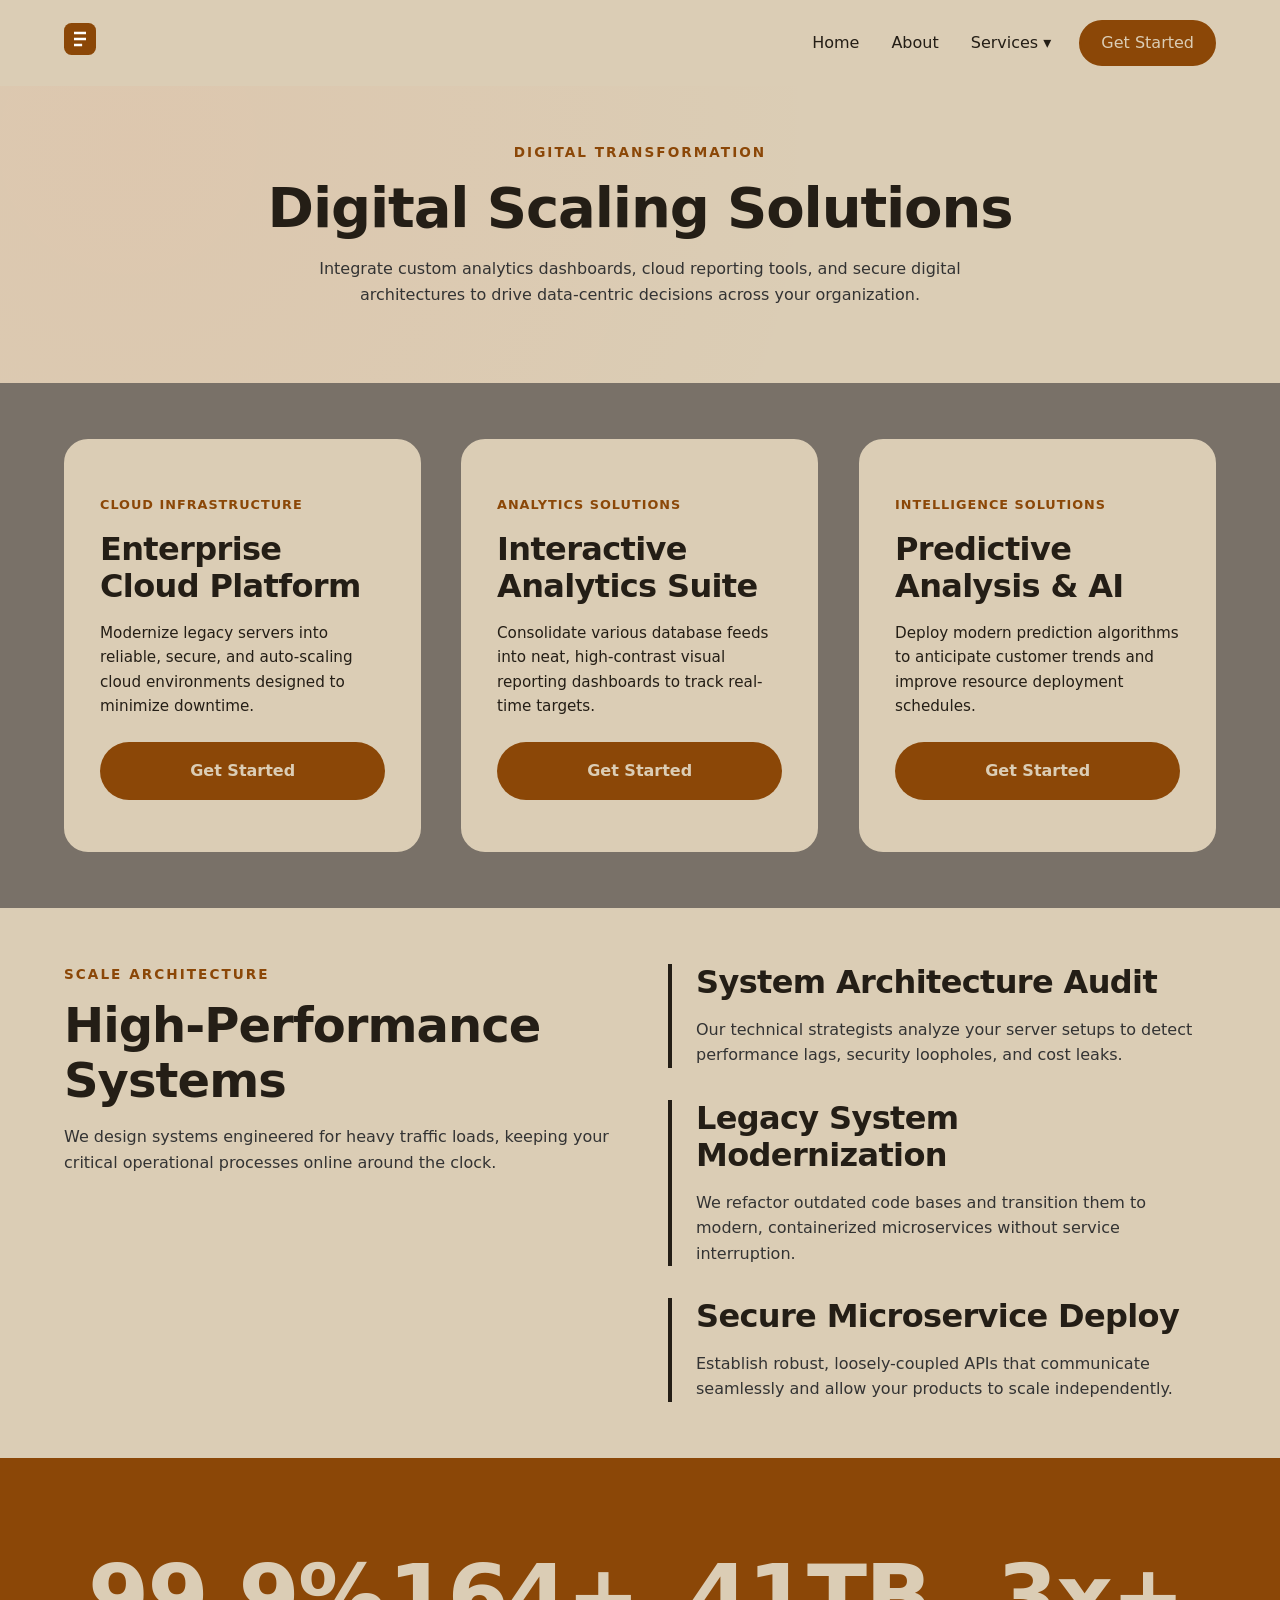
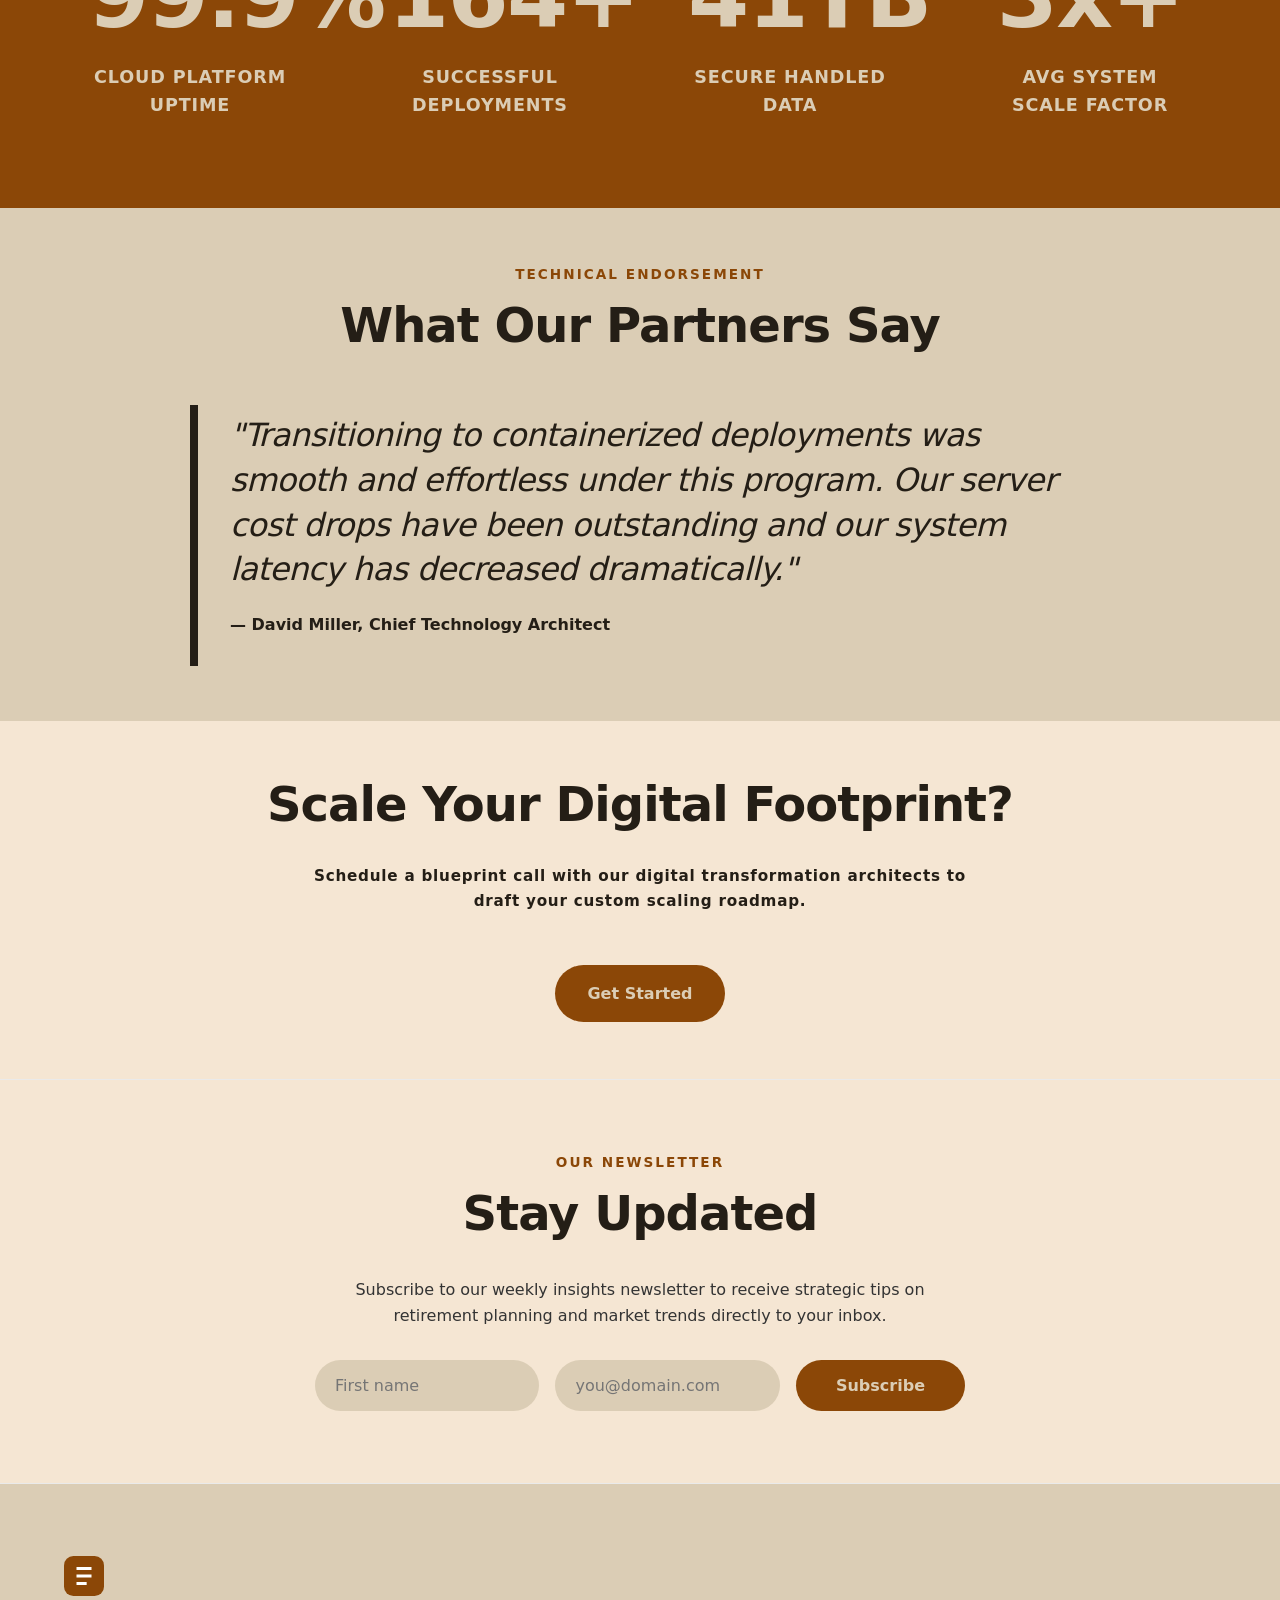
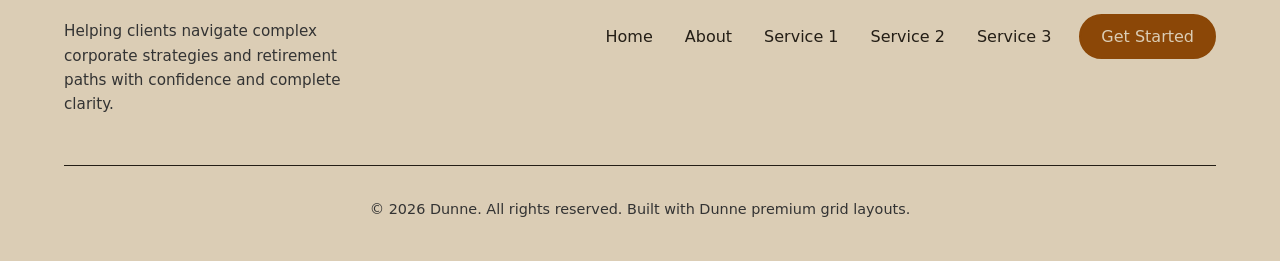
<file: service3.html>
<!doctype html>
<html lang="en">
  <head>
    <meta charset="utf-8" />
    <meta http-equiv="X-UA-Compatible" content="IE=edge" />
    <title>Digital Scale | Our Services</title>
    <meta name="description" content="Explore our specialized digital solutions designed to drive growth, streamline operations, and scale your business." />
    <meta name="viewport" content="width=device-width, initial-scale=1" />
    <link rel="stylesheet" href="./css/main.css" />
  </head>
  <body>
    <!-- Navbar (Global Framework Navigation) -->
    <nav class="navbar">
      <div class="nav-content">
        <div class="logo">
          <a href="index.html">
            <svg width="32" height="32" viewBox="0 0 512 512" fill="none" xmlns="http://www.w3.org/2000/svg">
              <rect width="512" height="512" rx="120" fill="var(--main-color)"/>
              <path d="M160 140H352V180H160V140ZM160 236H352V276H160V236ZM160 332H290V372H160V332ZM" fill="white"/>
            </svg>
          </a>
        </div>

        <ul class="nav-links">
          <li><a href="index.html">Home</a></li>
          <li><a href="about.html">About</a></li>
          <li class="dropdown desktop-only active">
            <a href="#" class="drop-btn">Services <span class="arrow">&#9662;</span></a>
            <ul class="dropdown-content">
              <li><a href="service1.html">Corporate Strategy</a></li>
              <li><a href="service2.html">Operations Optimization</a></li>
              <li class="active"><a href="service3.html">Digital Scale</a></li>
            </ul>
          </li>
          <li class="mobile-only"><a href="service1.html">Corporate Strategy</a></li>
          <li class="mobile-only"><a href="service2.html">Operations Optimization</a></li>
          <li class="mobile-only active"><a href="service3.html">Digital Scale</a></li>
          <li><a class="button-links nav-action-button" href="contact.html" style="padding: 0.5rem 1.25rem;">Get Started</a></li>
        </ul>

        <div class="hamburger" id="hamburger">
          <span></span>
          <span></span>
          <span></span>
        </div>
      </div>
    </nav>

    <!-- SECTION 1: Service Specific Hero -->
    <section class="about-hero-center" style="background: radial-gradient(circle at 10% 20%, rgba(255, 87, 51, 0.05) 0%, rgba(255, 255, 255, 0) 60%);">
      <div class="container">
        <div class="center scroll-anim">
          <span class="section-caption">Digital Transformation</span>
          <h1>Digital Scaling Solutions</h1>
          <p style="margin-top: 1rem;">Integrate custom analytics dashboards, cloud reporting tools, and secure digital architectures to drive data-centric decisions across your organization.</p>
        </div>
      </div>
    </section>

    <!-- SECTION 2: Dynamic Service Tiers Cards -->
    <section class="secondary-color-section dark-section">
      <div class="container">
        <div class="services-tier-grid">
          
          <div class="service-card scroll-anim scroll-delay-1">
            <div class="service-card-meta">
              <span class="service-feature-tag">Cloud Infrastructure</span>
              <h3>Enterprise Cloud Platform</h3>
              <p style="margin-top: 1rem; font-size: 0.95rem;">Modernize legacy servers into reliable, secure, and auto-scaling cloud environments designed to minimize downtime.</p>
            </div>
            <a class="button-links accent-button" href="contact.html" style="margin-top: 1.5rem; width: 100%;">Get Started</a>
          </div>

          <div class="service-card scroll-anim scroll-delay-2">
            <div class="service-card-meta">
              <span class="service-feature-tag">Analytics Solutions</span>
              <h3>Interactive Analytics Suite</h3>
              <p style="margin-top: 1rem; font-size: 0.95rem;">Consolidate various database feeds into neat, high-contrast visual reporting dashboards to track real-time targets.</p>
            </div>
            <a class="button-links accent-button" href="contact.html" style="margin-top: 1.5rem; width: 100%;">Get Started</a>
          </div>

          <div class="service-card scroll-anim scroll-delay-3">
            <div class="service-card-meta">
              <span class="service-feature-tag">Intelligence Solutions</span>
              <h3>Predictive Analysis & AI</h3>
              <p style="margin-top: 1rem; font-size: 0.95rem;">Deploy modern prediction algorithms to anticipate customer trends and improve resource deployment schedules.</p>
            </div>
            <a class="button-links accent-button" href="contact.html" style="margin-top: 1.5rem; width: 100%;">Get Started</a>
          </div>

        </div>
      </div>
    </section>

    <!-- SECTION 3: Detailed Split Features List -->
    <section>
      <div class="container">
        <div class="two-grid">
          <div class="left-sticky scroll-anim">
            <span class="section-caption">Scale Architecture</span>
            <h2>High-Performance Systems</h2>
            <p style="margin-top: 1rem;">We design systems engineered for heavy traffic loads, keeping your critical operational processes online around the clock.</p>
          </div>
          <div>
            <ul class="vertical-list">
              <li class="scroll-anim scroll-delay-1" style="border-left-color: var(--neutral-dark);">
                <h3>System Architecture Audit</h3>
                <p>Our technical strategists analyze your server setups to detect performance lags, security loopholes, and cost leaks.</p>
              </li>
              <li class="scroll-anim scroll-delay-2" style="border-left-color: var(--neutral-dark);">
                <h3>Legacy System Modernization</h3>
                <p>We refactor outdated code bases and transition them to modern, containerized microservices without service interruption.</p>
              </li>
              <li class="scroll-anim scroll-delay-3" style="border-left-color: var(--neutral-dark);">
                <h3>Secure Microservice Deploy</h3>
                <p>Establish robust, loosely-coupled APIs that communicate seamlessly and allow your products to scale independently.</p>
              </li>
            </ul>
          </div>
        </div>
      </div>
    </section>

    <!-- SECTION 4: Statistics Metrics Block -->
    <section class="main-color-section dark-section">
      <div class="container">
        <div class="center-figures scroll-anim">
          <div class="vertical-figure">
            <h2>99.9%</h2>
            <p>Cloud Platform Uptime</p>
          </div>
          <div class="vertical-figure">
            <h2><span class="stat-counter" data-target="450">0</span>+</h2>
            <p>Successful Deployments</p>
          </div>
          <div class="vertical-figure">
            <h2><span class="stat-counter" data-target="80">0</span>TB</h2>
            <p>Secure Handled Data</p>
          </div>
          <div class="vertical-figure">
            <h2><span class="stat-counter" data-target="3">0</span>x+</h2>
            <p>Avg System Scale Factor</p>
          </div>
        </div>
      </div>
    </section>

    <!-- SECTION 5: Trust Endorsement Quote -->
    <section>
      <div class="container">
        <div class="center scroll-anim" style="max-width: 900px; margin: 0 auto; text-align: left;">
          <span class="section-caption">Technical Endorsement</span>
          <h2>What Our Partners Say</h2>
          <div class="testimony-div" style="border-left-color: var(--neutral-dark);">
            <h3>"Transitioning to containerized deployments was smooth and effortless under this program. Our server cost drops have been outstanding and our system latency has decreased dramatically."</h3>
            <p style="color: var(--neutral-dark);">&mdash; David Miller, Chief Technology Architect</p>
          </div>
        </div>
      </div>
    </section>

    <!-- SECTION 6: Stylized CTA Separator Section -->
    <section style="background-color: var(--neutral-light-gray);">
      <div class="container">
        <div class="center scroll-anim">
          <h2>Scale Your Digital Footprint?</h2>
          <p class="section-caption-below" style="color: var(--neutral-dark);">Schedule a blueprint call with our digital transformation architects to draft your custom scaling roadmap.</p>
          <a class="button-links accent-button" href="contact.html" style="margin-top: 2rem;">Get Started</a>
        </div>
      </div>
    </section>

    <!-- SECTION: Newsletter Subscription -->
    <section class="newsletter-section" style="background-color: var(--neutral-light-gray); border-top: 1px solid var(--border-color); border-bottom: 1px solid var(--border-color); padding: 4.5rem 5%;">
      <div class="container">
        <div class="center scroll-anim" style="max-width: 650px; margin: 0 auto;">
          <span class="section-caption">Our Newsletter</span>
          <h2>Stay Updated</h2>
          <p style="margin-bottom: 2rem;">Subscribe to our weekly insights newsletter to receive strategic tips on retirement planning and market trends directly to your inbox.</p>
          <form class="scroll-anim scroll-delay-2" style="width: 100%; display: flex; gap: 1rem; flex-wrap: wrap; justify-content: center;">
              <input type="text" placeholder="First name" required style="flex: 1; min-width: 180px; padding: 1rem 1.25rem; border: none; border-radius: 50px; font-size: 1rem; color: var(--neutral-dark); background-color: var(--neutral-light); outline: none; transition: border-color var(--transition-speed);" />
              <input type="email" placeholder="you@domain.com" required style="flex: 1; min-width: 180px; padding: 1rem 1.25rem; border: none; border-radius: 50px; font-size: 1rem; color: var(--neutral-dark); background-color: var(--neutral-light); outline: none; transition: border-color var(--transition-speed);" />
              <button type="submit" class="button-links accent-button" style="padding: 1rem 2.5rem; border-radius: 50px; border: none; white-space: nowrap;">Subscribe</button>
            </form>
        </div>
      </div>
    </section>

    <!-- Footer (Global Static Footer) -->
    <footer class="light-footer">
      <div class="footer-content">
        <div class="logo">
          <a href="index.html">
            <svg width="40" height="40" viewBox="0 0 512 512" fill="none" xmlns="http://www.w3.org/2000/svg">
              <rect width="512" height="512" rx="120" fill="var(--main-color)"/>
              <path d="M160 140H352V180H160V140ZM160 236H352V276H160V236ZM160 332H290V372H160V332Z" fill="white"/>
            </svg>
          </a>
          <p style="margin-top: 1rem; font-size: 0.95rem; max-width: 300px;">Helping clients navigate complex corporate strategies and retirement paths with confidence and complete clarity.</p>
        </div>
        <ul class="nav-links">
          <li><a href="index.html">Home</a></li>
          <li><a href="about.html">About</a></li>
          <li><a href="service1.html">Service 1</a></li>
          <li><a href="service2.html">Service 2</a></li>
          <li><a href="service3.html">Service 3</a></li>
          <li><a class="button-links nav-action-button" href="contact.html" style="padding: 0.5rem 1.25rem;">Get Started</a></li>
        </ul>
      </div>
      <div class="container">
        <p class="copyright">&copy; 2026 Dunne. All rights reserved. Built with Dunne premium grid layouts.</p>
      </div>
    </footer>

    <script type="module" src="./js/index.js"></script>
  </body>
</html>
</file>
<file: css/main.css>
/* styling + Brand Variables */

:root {
  --main-color: #8b4707;      /* Vibrant Orange Accent */
  --secondary-color: #797168; /* Deep Professional Blue */
  --neutral-dark: #241e16;    /* Absolute Dark */
  --neutral-mid: #333333;     /* Slate Gray for Body */
  --neutral-light: #dbcdb5;   /* Pure white Background */
  --neutral-light-gray: #f5e6d3; /* Warm Off-White */
  --border-color: #eaeaea;    /* Soft borders */
  --border-color-dark: #241e16; /* High-contrast border */
  --transition-speed: 0.35s;
}

* {
  margin: 0;
  padding: 0;
  box-sizing: border-box;
  font-family: system-ui, -apple-system, BlinkMacSystemFont, "Segoe UI", Roboto, "Helvetica Neue", Arial, sans-serif;
}

body {
  background-color: var(--neutral-light);
  color: var(--neutral-dark);
  overflow-x: hidden;
  line-height: 1.6;
}

h1, h2, h3, h4, h5, h6 {
  font-weight: 600;
  letter-spacing: -0.02em;
  color: var(--neutral-dark);
  line-height: 1.15;
}

h1 {
  font-size: clamp(2.5rem, 6vw, 3.5rem);
}

h2 {
  font-size: clamp(1.8rem, 4.5vw, 3rem);
}

h3 {
  font-size: clamp(1.4rem, 3vw, 2rem);
}

p {
  font-size: 1.0rem;
  color: var(--neutral-mid);
  max-width: 65ch;
  margin-top: 1rem;
}

a {
  text-decoration: none;
  color: inherit;
  transition: color var(--transition-speed) ease;
}

.banner-img {
  overflow: hidden;
  width: auto;
  max-height: 60vh;
  border-radius: 50px;
  display: flex;
  justify-content: center;
}

/* Captions and Subheaders */
.section-caption {
  display: block;
  font-size: 0.85rem;
  text-transform: uppercase;
  font-weight: 700;
  letter-spacing: 0.15em;
  color: var(--main-color);
  margin-bottom: 0.75rem;
}

.section-caption-below {
  display: block;
  font-size: 0.95rem;
  color: var(--main-color);
  margin-top: 0.75rem;
  font-weight: 600;
  letter-spacing: 0.05em;
}

.section-caption-secondary {
  display: block;
  font-size: 0.85rem;
  text-transform: uppercase;
  font-weight: 700;
  letter-spacing: 0.15em;
  color: var(--secondary-color);
  margin-bottom: 0.75rem;
}

/* Page Scroll Animations */
.scroll-anim {
  opacity: 0;
  transform: translateY(40px);
  transition: opacity 1.2s cubic-bezier(0.16, 1, 0.3, 1), transform 1.2s cubic-bezier(0.16, 1, 0.3, 1);
  will-change: transform, opacity;
}

.scroll-anim-slide-left {
  opacity: 0;
  transform: translateX(-40px);
  transition: opacity 1.2s cubic-bezier(0.16, 1, 0.3, 1), transform 1.2s cubic-bezier(0.16, 1, 0.3, 1);
  will-change: transform, opacity;
}

.scroll-anim-slide-right {
  opacity: 0;
  transform: translateX(40px);
  transition: opacity 1.2s cubic-bezier(0.16, 1, 0.3, 1), transform 1.2s cubic-bezier(0.16, 1, 0.3, 1);
  will-change: transform, opacity;
}

.scroll-anim.animate-visible,
.scroll-anim-slide-left.animate-visible,
.scroll-anim-slide-right.animate-visible {
  opacity: 1;
  transform: translate(0, 0);
}

.scroll-delay-1 { transition-delay: 0.1s; }
.scroll-delay-2 { transition-delay: 0.2s; }
.scroll-delay-3 { transition-delay: 0.3s; }
.scroll-delay-4 { transition-delay: 0.4s; }
.scroll-delay-5 { transition-delay: 0.5s; }

/* Navigation Underline Hover Animation */
.navbar {
  position: sticky;
  top: 0;
  z-index: 1000;
  background-color: var(--neutral-light);
  color: var(--neutral-dark);
  padding: 1.25rem 5%;
  
}

.nav-content {
  width: 100%;
  max-width: 1245px;
  margin: 0 auto;
  display: flex;
  justify-content: space-between;
  align-items: center;
}

.nav-links {
  display: flex;
  list-style: none;
  align-items: center;
  gap: 1.5rem;
}

.nav-links li {
  position: relative;
}

.nav-links li a {
  color: inherit;
  font-weight: 500;
  padding: 0.5rem 0.25rem;
  display: block;
}

.nav-links li a::after {
  content: '';
  position: absolute;
  width: 100%;
  transform: scaleX(0);
  height: 3px;
  bottom: -4px;
  left: 0;
  background-color: var(--main-color);
  transform-origin: bottom right;
  transition: transform var(--transition-speed) cubic-bezier(0.16, 1, 0.3, 1);
}

.nav-links li a:hover {
  color: var(--main-color);
}

.nav-links li a:hover::after {
  transform: scaleX(1);
  transform-origin: bottom left;
}

/* Dropdown Menu styling */
.dropdown {
  position: relative;
}

.dropdown-content {
 
  opacity: 0;
  visibility: hidden;
  position: absolute;
  top: 100%;
  left: 0;
  background-color: var(--neutral-light);
  min-width: 200px;
  /*
  box-shadow: 0 15px 35px rgba(0,0,0,0.3);
  */

  box-shadow: 0 15px 15px rgba(0,0,0,0.15);
  
  border-radius: 8px;
  list-style: none;
  padding: 0.5rem 0;
  margin-top: 1rem;
  z-index: 1100;
  /* Smooth transition with a delay on hover out */
  transition: opacity var(--transition-speed) ease, visibility var(--transition-speed) ease;
  transition-delay: 0.15s; /* Extra delay before disappearing */
}

.dropdown-content li a {
  padding: 0.75rem 1.25rem;
  font-size: 0.95rem;
  border-bottom: none;
}

.dropdown-content li a::after {
  display: none; /* No line animation under dropdown items */
}

.dropdown-content li a:hover {
  
  color: var(--main-color);
}

.dropdown:hover .dropdown-content {
  opacity: 1;
  visibility: visible;
  transition-delay: 0s; /* Appears instantly on hover */
}

/* Layout Blocks */
.mobile-only {
  display: none !important;
}

section {
  padding: 3.5rem 5% 3.5rem 5%;
  background-color: var(--neutral-light);
  position: relative;
}

.container {
  width: 100%;
  max-width: 1245px;
  margin: 0 auto;
}

/* Section Separators */
hr.rounded {
  display: none;
}

/* Layout Grids */
.two-grid {
  display: grid;
  grid-template-columns: repeat(2, 1fr);
  gap: 3.5rem;
  align-items: center;
}

.three-grid {
  display: grid;
  grid-template-columns: repeat(3, 1fr);
  gap: 2.5rem;
}

.neutral-light-grey-card {
  background-color: var(--neutral-light-gray);
  padding: 4rem;
  border-radius: 50px;
}

.bento-grid {
  display: grid;
  grid-template-columns: repeat(3, 1fr);
  grid-auto-rows: minmax(220px, auto);
  gap: 1.5rem;
}

.bento-card {
  cursor: pointer;
  background: var(--neutral-light);
  
  padding: 2.5rem;
  border-radius: 16px;
  display: flex;
  flex-direction: column;
  justify-content: space-between;
  transition: all var(--transition-speed) ease;
  color: var(--neutral-dark);
}

.light-grey-bg {
  background-color: var(--neutral-light-gray);
  display: flex;
  flex-direction: column;
  justify-content: space-between;
}

.card {
  padding: 2rem;
  border-radius: 50px;
  display: flex;
  flex-direction: column;
  justify-content: space-between;
}

.bento-card:hover {
  transform: translateY(-5px);
  background-color: var(--neutral-light-gray);
  color: var(--neutral-light);
  border-color: var(--main-color);
  /*
  box-shadow: 0 10px 25px rgba(255, 87, 51, 0.1);
  */

  box-shadow: 0 15px 35px rgba(121, 113, 104, 0.5);
}

.bento-card.col-span-2 {
  grid-column: span 2;
}

.bento-card.row-span-2 {
  grid-row: span 2;
}

/* Stylized Background Color Sections */
.main-color-section {
  background-color: var(--main-color);
  color: var(--neutral-light);
  border-top: none;
  border-bottom: none;
}

.main-color-section h1,
.main-color-section h2,
.main-color-section h3,
.main-color-section p,
.main-color-section .section-caption-below {
  color: var(--neutral-light) !important;
}

.main-color-section .section-caption {
  color: var(--neutral-dark) !important;
}

.secondary-color-section {
  background-color: var(--secondary-color);
  color: var(--neutral-light);
  border-top: none;
  border-bottom: none;
}

.secondary-color-section h1,
.secondary-color-section h2,
.secondary-color-section h3,
.secondary-color-section p,
.secondary-color-section .section-caption-below {
  color: var(--neutral-light) !important;
}

.secondary-color-section .section-caption {
  color: var(--neutral-dark) !important;
}

/* Button Styling */
.button-links {
  display: inline-block;
  padding: 1rem 2rem;
  border-radius: 50px;
  font-weight: 700;
  font-size: 1rem;
  border: none;
  text-align: center;
  cursor: pointer;
  transition: all var(--transition-speed) cubic-bezier(0.16, 1, 0.3, 1);
  text-decoration: none !important;
}

/* Ensure no underline animation is applied to buttons anywhere */
.nav-links li a.button-links::after,
footer .nav-links li a.button-links::after,
.button-links::after {
  display: none !important;
}

/* Fix hover state text visibility on navbar and footer links so text color doesn't conflict with main-color background */
.nav-links li a.button-links:hover,
footer .nav-links li a.button-links:hover,
.nav-links li a.button-links:focus,
footer .nav-links li a.button-links:focus {
  color: var(--neutral-light) !important;
}

.nav-links li a.light-button:hover,
footer .nav-links li a.light-button:hover {
  color: var(--neutral-light) !important;
}

.nav-links li a.dark-button:hover,
footer .nav-links li a.dark-button:hover {
  color: var(--neutral-light) !important;
}

.light-button {
  background-color: var(--neutral-light);
  color: var(--neutral-dark);
}

.light-button:hover {
  background-color: var(--main-color);
  color: var(--neutral-light);
}

/* Add border when light button is placed on a light background (meaning fill matches background) */
section:not(.dark-section):not(.main-color-section):not(.secondary-color-section) .light-button {
  border: 2px solid var(--neutral-dark);
}

.dark-button {
  background-color: var(--neutral-dark);
  color: var(--neutral-light);
}

.dark-button:hover {
  background-color: var(--main-color);
  color: var(--neutral-light);
}

/* Add border when dark button is on a dark background */
.dark-section .dark-button,
.main-color-section .dark-button,
.secondary-color-section .dark-button,
.navbar .dark-button,
footer .dark-button {
  border: 2px solid var(--neutral-light);
}

.accent-button {
  background-color: var(--main-color);
  color: var(--neutral-light);
}

.accent-button:hover {
  background-color: var(--neutral-dark);
  color: var(--neutral-light);
}

.secondary-button {
  background-color: var(--secondary-color);
  color: var(--neutral-light);
}

.secondary-button:hover {
  background-color: var(--neutral-dark);
  color: var(--neutral-light);
}

.white-button {
  background-color: var(--neutral-light);
  color: var(--neutral-dark);
}

.white-button:hover {
  background-color: var(--neutral-dark);
  color: var(--neutral-light);
}

/* Add border when white button is on light background */
section:not(.dark-section):not(.main-color-section):not(.secondary-color-section) .white-button {
  border: 2px solid var(--neutral-dark);
}

/* Custom Nav/Footer Button styling */
.nav-action-button {
  background-color: var(--main-color) !important;
  color: var(--neutral-light) !important;
  border: 2px solid var(--main-color) !important;
}

.nav-links li a.nav-action-button:hover,
footer .nav-links li a.nav-action-button:hover,
.nav-links li a.nav-action-button:focus,
footer .nav-links li a.nav-action-button:focus,
.nav-action-button:hover,
.nav-action-button:focus {
  background-color: var(--neutral-dark) !important;
  color: var(--neutral-light) !important;
  border-color: var(--neutral-light) !important;
}

/* Sticky Column Layout */
.left-sticky {
  position: sticky;
  top: 40vh;
  align-self: start;
}

/* Asymmetric Team Leadership Grid */
.team-grid-asymmetric {
  display: grid;
  grid-template-columns: 1fr 1fr;
  gap: 4rem;
  align-items: center;
}

.team-grid-asymmetric .left-col,
.team-grid-asymmetric .right-col {
  display: flex;
  flex-direction: column;
  gap: 3.5rem;
}

.team-grid-asymmetric .right-col {
  margin-top: 5rem;
}

.leader-card {
  background: var(--neutral-light);
  padding: 3rem;
  border-radius: 20px;
  box-shadow: 0 10px 30px rgba(0,0,0,0.05);
  border: 2px solid var(--neutral-light);
  transition: all var(--transition-speed) ease;
}

.leader-card:hover {
  transform: translateY(-8px);
  border-color: var(--main-color);
  box-shadow: 0 15px 40px rgba(0,0,0,0.1);
}

.leader-title {
  color: var(--main-color);
  font-weight: 700;
  margin-bottom: 0.5rem;
}

.leader-bio {
  color: var(--neutral-mid);
  margin-top: 1rem;
}

/* Services Page Tiers Grid */
.services-tier-grid {
  display: grid;
  grid-template-columns: repeat(3, 1fr);
  gap: 2.5rem;
}

.service-card {
  background: var(--neutral-light);
  padding: 3rem 2rem;
  border-radius: 24px;
  border: 4px solid var(--neutral-light);
  display: flex;
  flex-direction: column;
  justify-content: space-between;
  transition: all var(--transition-speed) ease;
}

/* Prevent section-level color override inside service-card, leader-card, bento-card, and leader-bio */
.service-card h1, .service-card h2, .service-card h3, .service-card p, .service-card li,
.leader-card h1, .leader-card h2, .leader-card h3, .leader-card p, .leader-card li,
.bento-card h1, .bento-card h2, .bento-card h3, .bento-card p, .bento-card li,
.leader-bio {
  color: var(--neutral-dark) !important;
}

.service-card:hover {
  transform: translateY(-8px);
  
  box-shadow: 0 15px 35px rgba(121, 113, 104, 0.5);
  /* border-color: var(--main-color);
  box-shadow: 0 15px 35px rgba(255, 87, 51, 0.15); */
}

.service-feature-tag {
  font-size: 0.8rem;
  text-transform: uppercase;
  font-weight: 800;
  letter-spacing: 1px;
  color: var(--main-color);
  margin-bottom: 1rem;
  display: inline-block;
}

/* Vertical bullet-list */
ul.vertical-list {
  display: flex;
  flex-direction: column;
  gap: 2rem;
  list-style: none;
}

ul.vertical-list li {
  padding-left: 1.5rem;
  border-left: 4px solid var(--main-color);
}

ul.vertical-list li h3 {
  margin-bottom: 0.5rem;
}

/* Testimonial Box Styling */
.testimony-div {
  margin-top: 2rem;
  border-left: 8px solid var(--neutral-dark);
  padding-left: 2rem;
  padding-top: 0.5rem;
  padding-bottom: 0.5rem;
}

.testimony-div h3 {
  font-style: italic;
  font-weight: 500;
  line-height: 1.4;
  margin-bottom: 1rem;
}

.testimony-div p {
  font-weight: 700;
  color: var(--main-color);
}

/* FAQ Accordion Section */
.faq-container {
  max-width: 800px;
  margin: 0 auto;
  display: flex;
  flex-direction: column;
  gap: 1.25rem;
}

.faq-item {
  border: 2px solid var(--neutral-light);
  border-radius: 12px;
  overflow: hidden;
  background-color: var(--neutral-light);
  transition: border-color var(--transition-speed) ease;
}

.faq-item:hover {
  border-color: var(--main-color);
}

.faq-question {
  width: 100%;
  padding: 1.5rem;
  text-align: left;
  background: none;
  border: none;
  display: flex;
  justify-content: space-between;
  align-items: center;
  font-size: 1.15rem;
  font-weight: 700;
  color: var(--neutral-dark);
  cursor: pointer;
}

.faq-answer {
  max-height: 0;
  overflow: hidden;
  transition: max-height var(--transition-speed) cubic-bezier(0.16, 1, 0.3, 1), padding var(--transition-speed) ease;
  background-color: var(--neutral-light);
 
}

.faq-item.active .faq-answer {
  max-height: 250px;
  padding: 1.5rem;
  border-top-color: var(--neutral-dark);
}

.faq-icon {
  font-size: 1.5rem;
  font-weight: 400;
  color: var(--main-color);
  transition: transform var(--transition-speed) ease;
}

.faq-item.active .faq-icon {
  transform: rotate(45deg);
}

/* Statistics Figures & Metric Sections */
.center-figures {
  display: flex;
  justify-content: space-evenly;
  gap: 3rem;
  flex-wrap: wrap;
  width: 100%;
}

.vertical-figure {
  text-align: center;
  flex: 1;
  min-width: 200px;
  padding: 2rem 1.5rem;
}

.vertical-figure h2 {
  font-size: clamp(3rem, 8vw, 5.5rem);
  color: var(--main-color);
  font-weight: 900;
  margin-bottom: 0.5rem;
}

.vertical-figure p {
  font-weight: 700;
  font-size: 1.1rem;
  text-transform: uppercase;
  letter-spacing: 0.05em;
  color: var(--neutral-mid);
}

.dark-section .vertical-figure p {
  color: rgba(255, 255, 255, 0.7);
}

/* Center Container */
.center {
  display: flex;
  flex-direction: column;
  align-items: center;
  justify-content: center;
  text-align: center;
}

.center h2, .center h3, .center p {
  margin-bottom: 1.25rem;
}

/* Infinite Client Logo Carousel */
.carousel-container {
  overflow: hidden;
  
  
  position: relative;
  width: 100%;
}

.carousel-container::before,
.carousel-container::after {
  background: linear-gradient(to right, var(--neutral-light) 0%, rgba(248, 249, 250, 0) 100%);
  content: "";
  height: 100%;
  position: absolute;
  width: 150px;
  z-index: 2;
  top: 0;
}

.carousel-container::before {
  left: 0;
}

.carousel-container::after {
  right: 0;
  transform: rotateZ(180deg);
}

.carousel-track {
  display: flex;
  width: max-content;
  animation: scroll 30s linear infinite;
}

.carousel-track:hover {
  animation-play-state: paused;
}

.slide {
  width: 250px;
  flex-shrink: 0;
  display: flex;
  align-items: center;
  justify-content: center;
}

.placeholder-logo {
  width: 165px;
  height: 55px;
  background-color: var(--neutral-dark);
  border: 2px solid var(--neutral-dark);
  border-radius: 8px;
  display: flex;
  align-items: center;
  justify-content: center;
  font-weight: 700;
  color: var(--neutral-light);
  font-size: 0.85rem;
  text-transform: uppercase;
  letter-spacing: 1px;
  transition: all var(--transition-speed) ease;
}

.placeholder-logo:hover {
  background-color: var(--main-color);
  border-color: var(--main-color);
  color: var(--neutral-light);
  cursor: pointer;
}

@keyframes scroll {
  0% { transform: translateX(0); }
  100% { transform: translateX(-33.3333%); }
}

/* Hero Banners */
.hero-banner {
  padding-top: 3.5rem;
  
  
}

.hero-content {
  display: flex;
  flex-direction: column;
  gap: 1.5rem;
  align-items: flex-start;
}


/* Interactive SVG Logo and animations */
.logo svg {
  fill: currentColor !important;
  transition: transform var(--transition-speed) ease;
}

.logo:hover svg {
  transform: rotate(15deg) scale(1.1);
  color: var(--main-color);
}

/* Contact Page form layout */
form.vertical-list {
  list-style: none;
  width: 100%;
}

form.vertical-list label {
  display: block;
  font-size: 0.95rem;
  font-weight: 700;
  color: var(--neutral-dark);
  margin-bottom: 0.5rem;
  text-transform: uppercase;
  letter-spacing: 0.05em;
}

form.vertical-list input, 
form.vertical-list textarea {
  width: 100%;
  padding: 1rem 1.25rem;
  border: none;
  border-radius: 8px;
  font-size: 1rem;
  color: var(--neutral-dark);
  background-color: var(--neutral-light);
  margin-bottom: 1.5rem;
  transition: border-color var(--transition-speed) ease, box-shadow var(--transition-speed) ease;
}

form.vertical-list input:focus, 
form.vertical-list textarea:focus {
  outline: none;
  border-color: var(--main-color);
  box-shadow: 0 0 0 4px rgba(255, 87, 51, 0.15);
}

form.vertical-list textarea {
  resize: vertical;
  min-height: 150px;
}

/* Footer Section */
footer {
  background-color: var(--neutral-light);
  color: var(--neutral-dark);
  padding: 4.5rem 5% 2.5rem 5%;
}

.light-footer {
  background-color: var(--neutral-light);
  color: var(--neutral-dark);
}

footer .footer-content {
  display: flex;
  justify-content: space-between;
  align-items: center;
  max-width: 1245px;
  margin: 0 auto;
  padding-bottom: 3rem;
  border-bottom: 1px solid var(--border-color-dark);
}

footer .nav-links li a:hover {
  color: var(--main-color);
}

footer .copyright {
  font-size: 0.9rem;
 
  margin: 2rem auto 0 auto;
  text-align: center;
  display: block;
  width: 100%;
}

/* Hamburger Responsive Toggle */
.hamburger {
  display: none;
  flex-direction: column;
  justify-content: space-between;
  width: 28px;
  height: 20px;
  cursor: pointer;
  position: relative;
  z-index: 2000;
}

.hamburger span {
  display: block;
  width: 100%;
  height: 3px;
  background-color: var(--neutral-dark);
  border-radius: 2px;
  transition: all var(--transition-speed) ease;
}

.hamburger:hover span {
  background-color: var(--main-color);
}

/* Responsive Styles */
@media (max-width: 1024px) {
  .hamburger {
    display: flex;
  }

  .nav-links {
    position: fixed;
    top: 0;
    left: -100%;
    width: 100%;
    height: 100vh;
    background-color: var(--neutral-light);
    flex-direction: column;
    justify-content: center;
    align-items: center;
    gap: 2rem;
    transition: left 0.4s cubic-bezier(0.16, 1, 0.3, 1);
    z-index: 1500;
  }

  .nav-links.active {
    left: 0;
  }

  /*
  .nav-links li a {
    
    
  }
  */

  .nav-links li a::after {
    height: 4px;
    bottom: -6px;
  }

  .mobile-only {
    display: block !important;
  }

  .desktop-only {
    display: none !important;
  }

  .dropdown-content {
    position: static;
    display: none;
    background-color: rgba(255, 255, 255, 0.05);
    box-shadow: none;
    border: none;
    width: 100%;
    text-align: center;
    margin-top: 0.5rem;
  }

  .dropdown-content.active {
    display: block;
  }

  /* Structural adjustment */
  .two-grid, .three-grid, .bento-grid, .services-tier-grid, .team-grid-asymmetric {
    grid-template-columns: 1fr;
    gap: 3rem;
  }

  .bento-card.col-span-2 {
    grid-column: span 1;
  }

  .left-sticky {
    position: static;
    margin-bottom: 2rem;
  }

  .team-grid-asymmetric .right-col {
    margin-top: 0;
  }

  footer .footer-content {
    flex-direction: column;
    gap: 2.5rem;
    text-align: center;
  }

  footer .nav-links {
    flex-direction: column;
    gap: 1rem;
  }

  .banner-img {
  max-width: 40vw;
}
}

@media (max-width: 576px) {
  section {
    padding: 3.5rem 5%;
  }

  .carousel-container::before,
  .carousel-container::after {
    width: 60px;
  }
}
</file>
